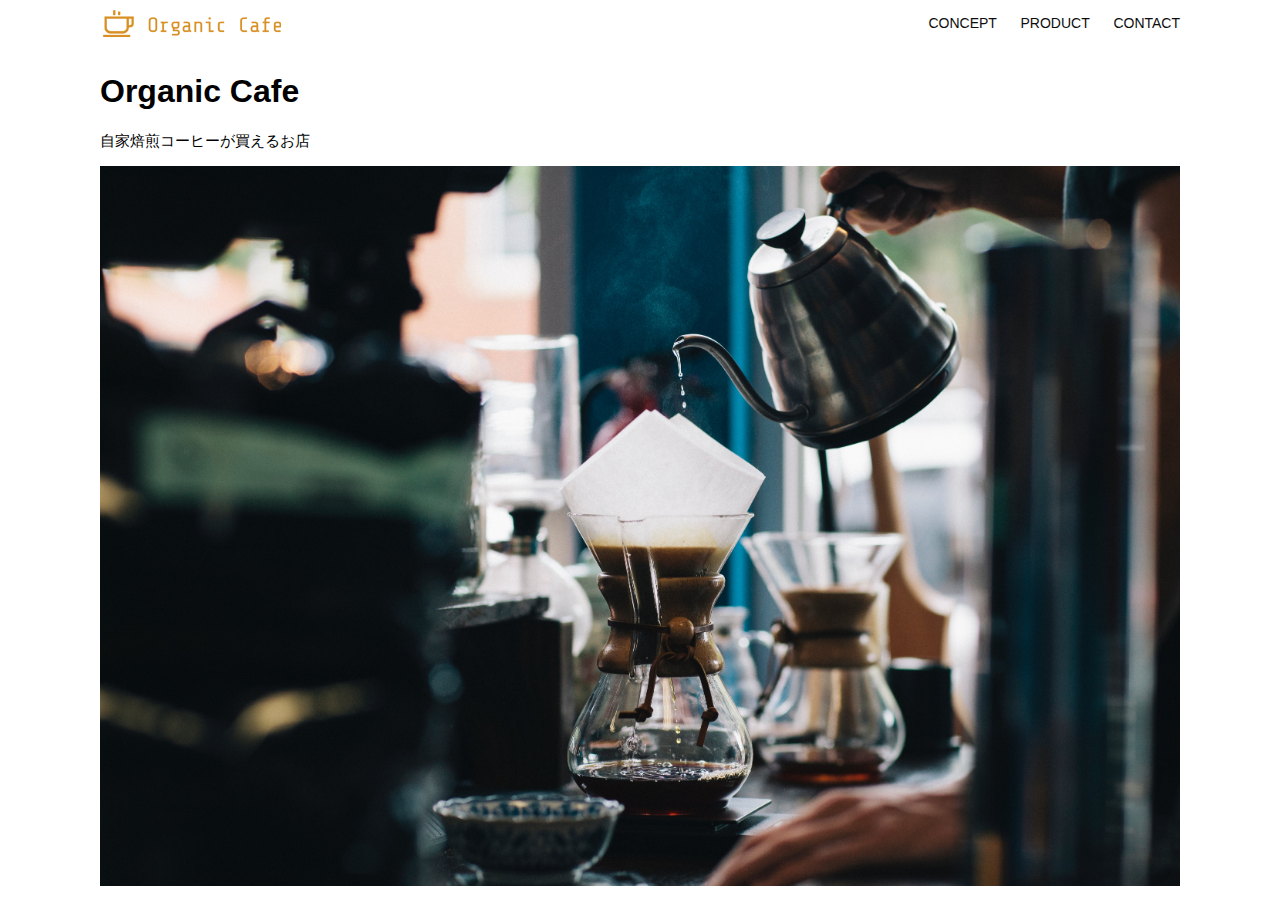
<file: kadai_013/index.html>
<!DOCTYPE html>
<html>
  <head>
    <title>Organic Cafe</title>
    <meta charset="UTF-8" />
    <meta
      name="description"
      content="自家焙煎のコーヒーがお家で楽しめるOrganic Cafe"
    />
    <meta name="viewport" content="width=device-width, initial-scale=1.0" />
    <link rel="stylesheet" href="style.css" />
  </head>
  <body>
    <!-- ヘッダー -->
    <header>
      <!-- ロゴ -->
      <a href="index.html" id="logo"
        ><img src="images/logo.png" alt="トップページに戻る"
      /></a>

      <!-- PC用ナビゲーション -->
      <nav id="nav-pc">
        <a href="index.html#concept">CONCEPT</a>
        <a href="index.html#product">PRODUCT</a>
        <a href="index.html#contact">CONTACT</a>
      </nav>

      <!-- スマホ用メニューボタン -->
      <img id="menu-sp" src="images/button-menu.png" alt="ナビゲーションを開く" onclick="document.getElementById('nav-sp').style.display = 'block'">
      <!-- スマホ用ナビゲーション -->
      <nav id="nav-sp">
        <img id="close" src="images/button-close.png" alt="ナビゲーションを閉じる" onclick="document.getElementById('nav-sp').style.display = 'none'">
        <a id="logo-sp" href="index.html" onclick="document.getElementById('nav-sp').style.display = 'none'">
          <img src="images/logo-sp.png" alt="トップページに戻る"></a>
        <a class="menu" href="index.html#concept" onclick="document.getElementById('nav-sp').style.display = 'none'">CONCEPT</a>
        <a class="menu" href="index.html#product" onclick="document.getElementById('nav-sp').style.display = 'none'">PRODUCT</a>
        <a class="menu" href="index.html#contact" onclick="document.getElementById('nav-sp').style.display = 'none'">CONTACT</a>
      </nav>
    </header>
    <main>
      <article>
        <!-- メインビジュアル -->
        <section id="main-visual">
          <div id="main-message">
            <h1>Organic Cafe</h1>
            <p>自家焙煎コーヒーが買えるお店</p>
          </div>
          <img
            src="images/main-image.jpg"
            alt="コーヒーをハンドドリップで淹れる画像"
          />
        </section>
      </article>
    </main>
  </body>
</html>
</file>
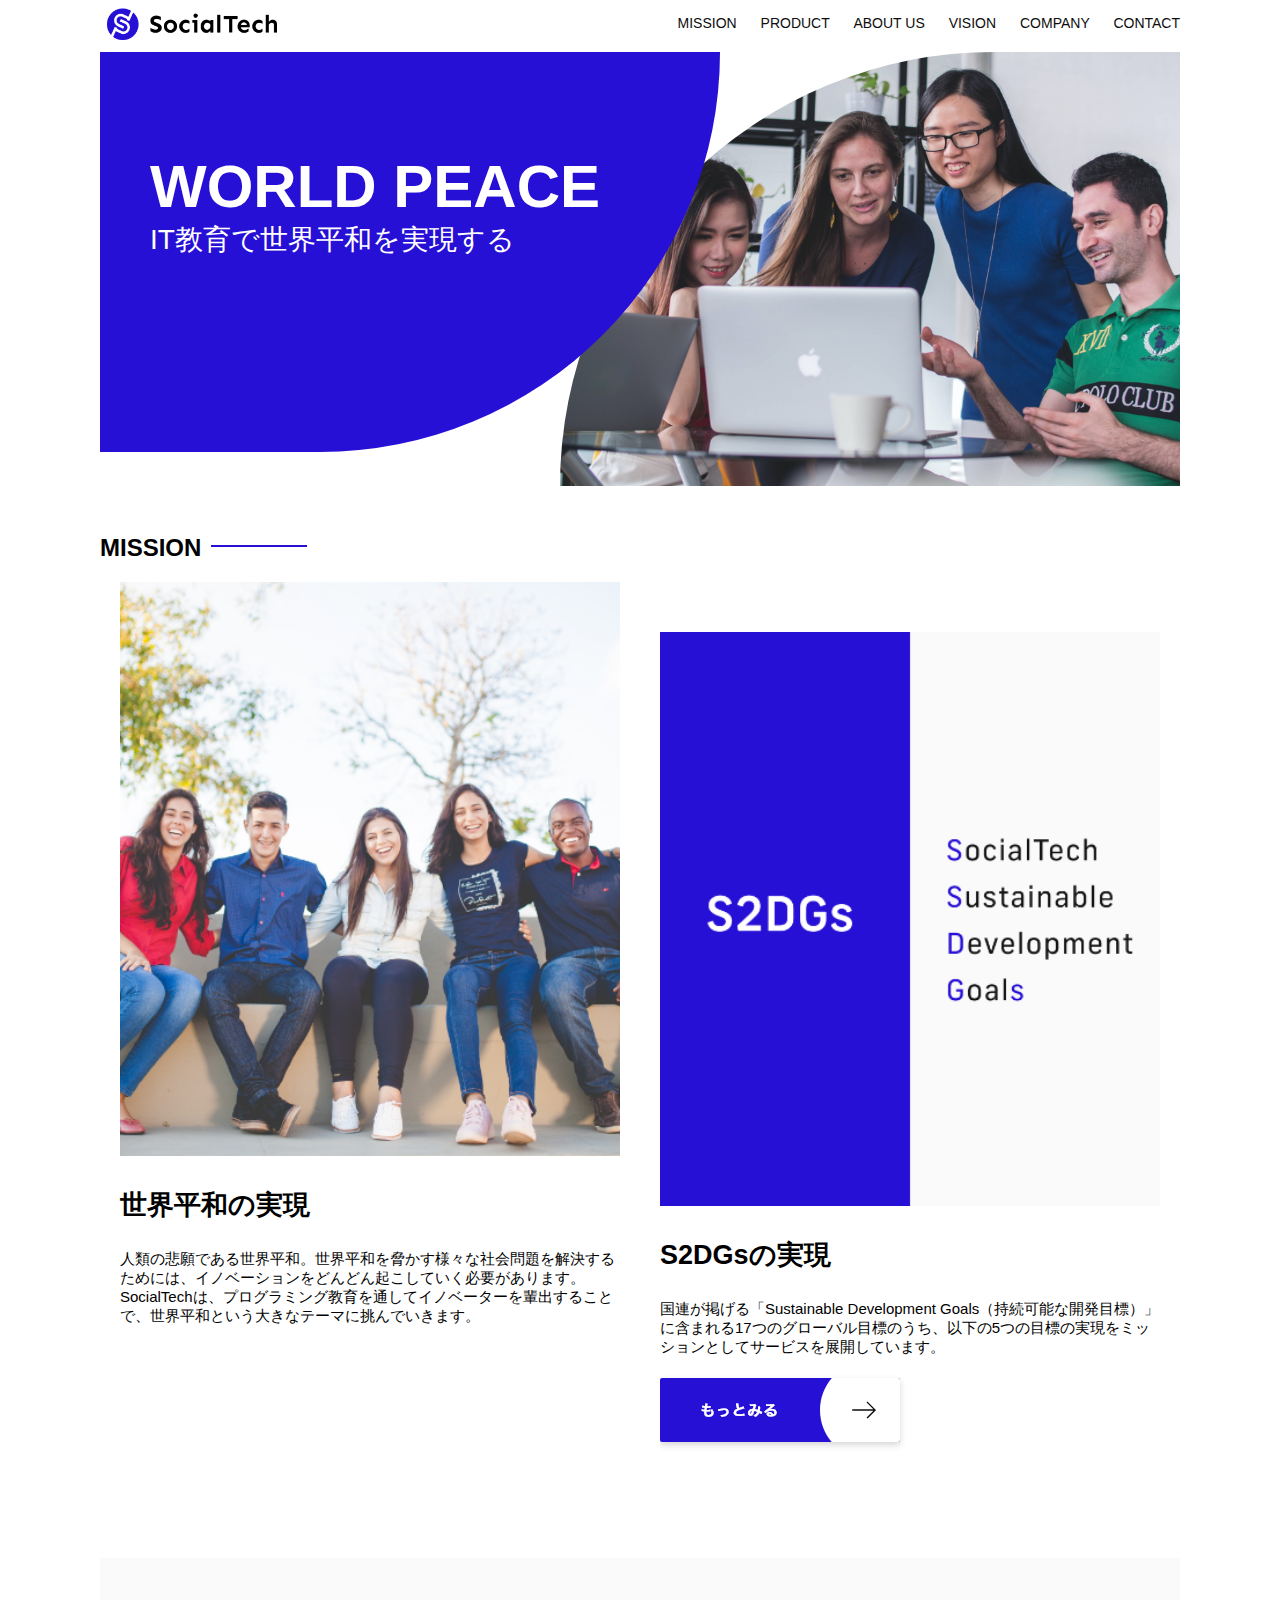
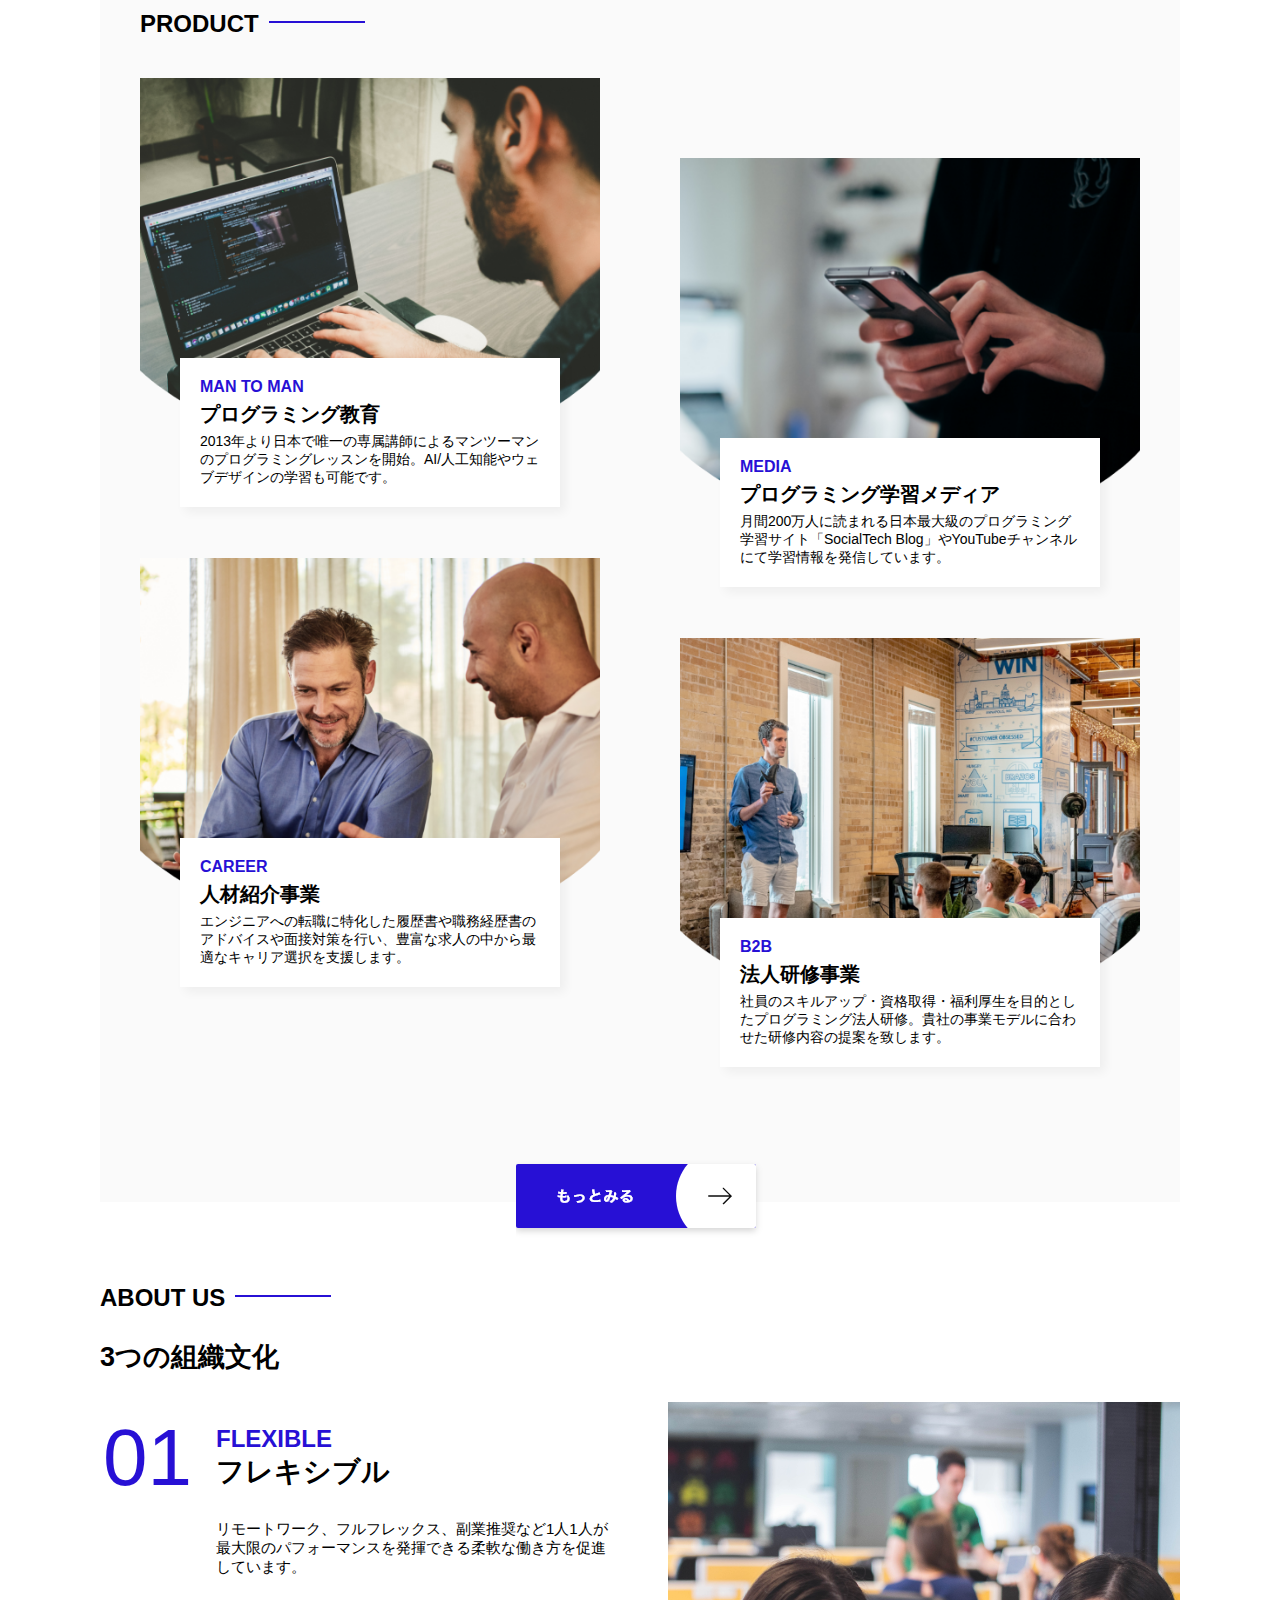
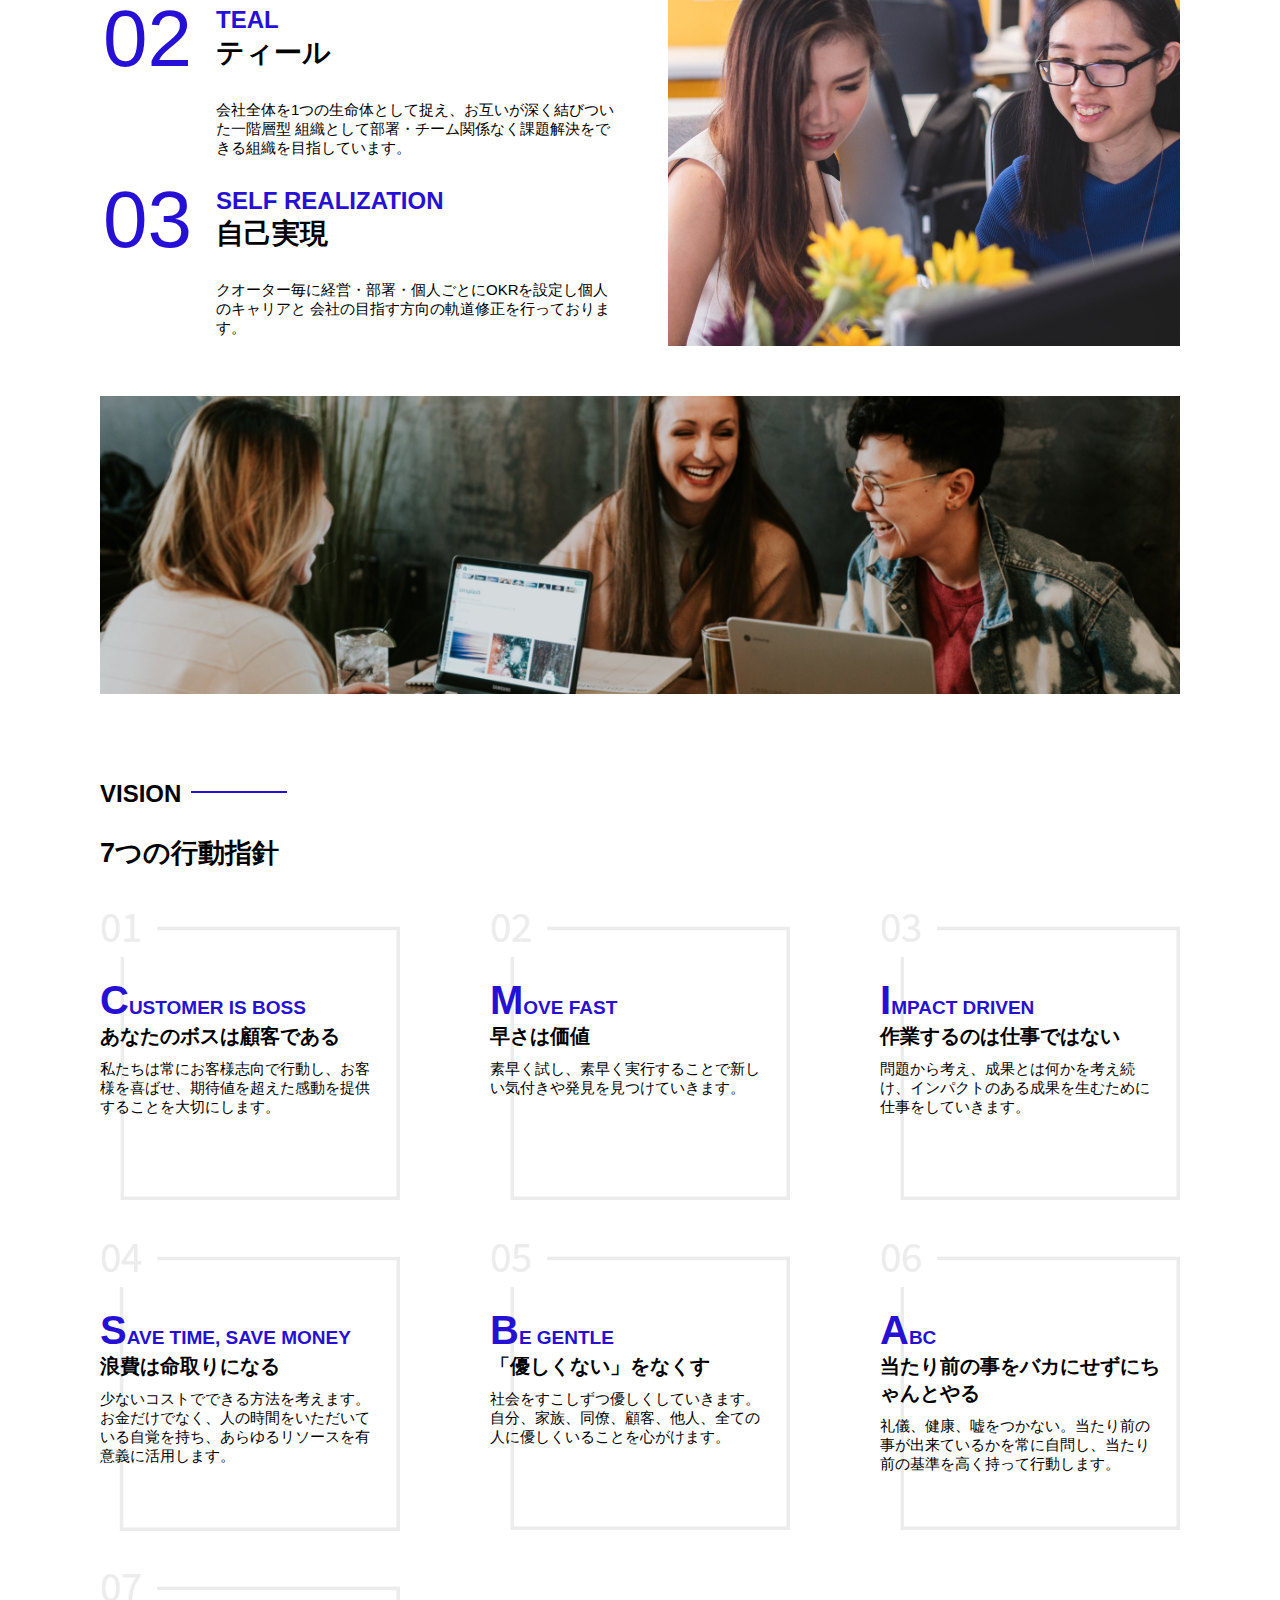
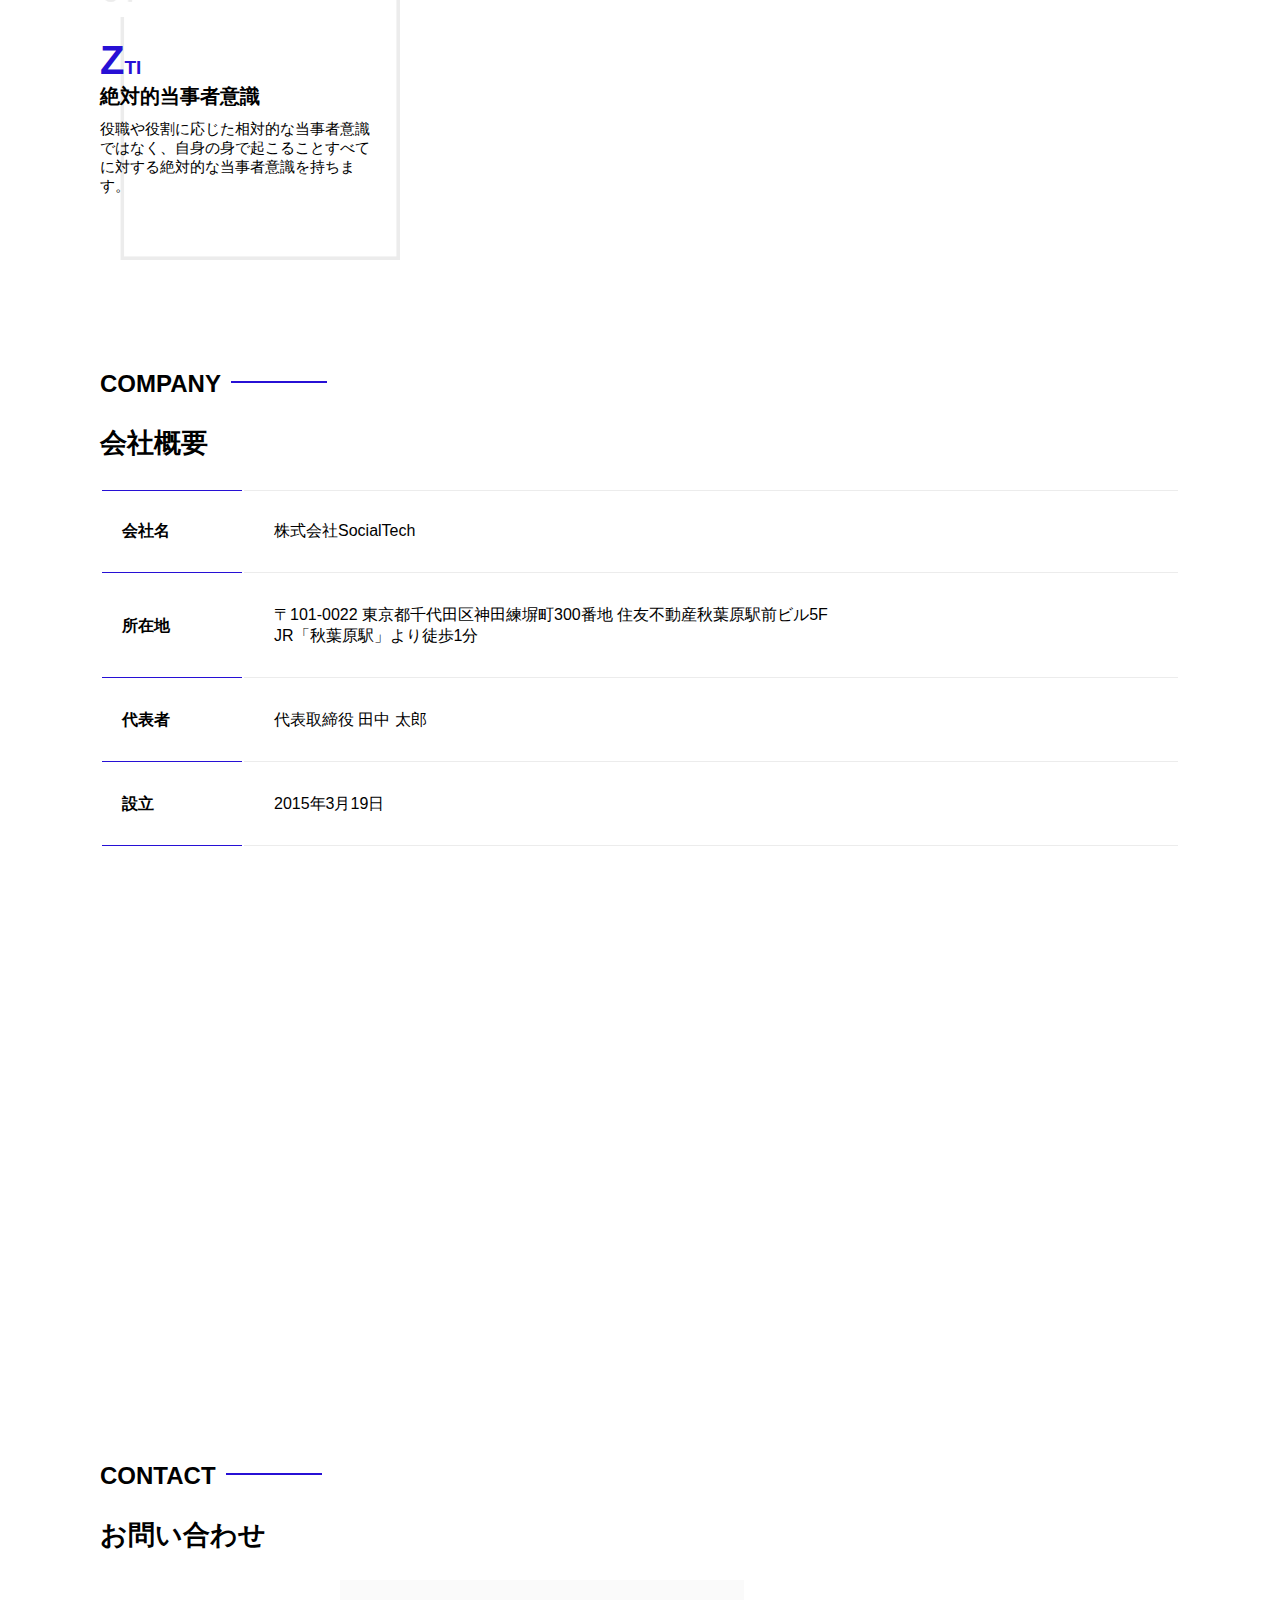
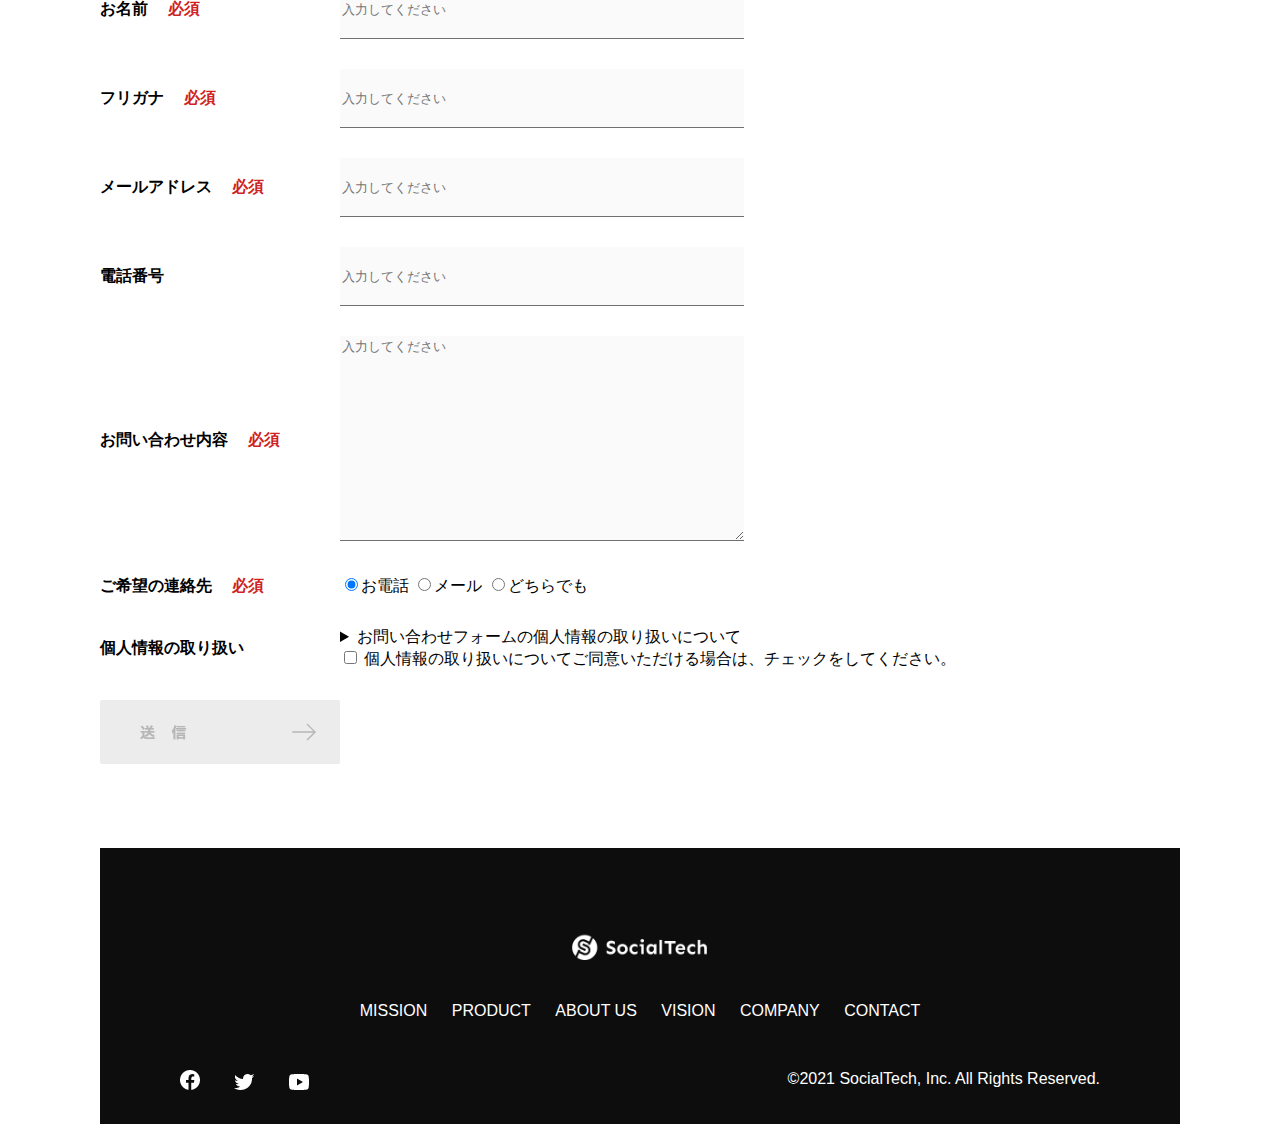
<file: kadai_tutorial_output/socialtech/index.html>
<!DOCTYPE html>
<html lang="ja">
<head>
  <title>SocialTech</title>
  <meta charset="UTF-8">
  <meta name="description" content="SocialTechはEdTech業界のリーディングカンパニーを目指します。">
  <meta name="viewport" content="width=device-width, initial-scale=1.0">
  <link rel="stylesheet" href="style.css">
</head>
<body>
  <!-- ヘッダー -->
  <header>
    <!-- ロゴ -->
    <a href="index.html" id="logo"><img src="images/logo.png" alt="トップページに戻る"></a>

    <!-- PC用ナビゲーション -->
    <nav id="nav-pc">
      <a href="mission.html">MISSION</a>
      <a href="product.html">PRODUCT</a>
      <a href="index.html#aboutus">ABOUT US</a>
      <a href="index.html#vision">VISION</a>
      <a href="index.html#company">COMPANY</a>
      <a href="index.html#contact">CONTACT</a>
    </nav>
    <!-- スマホ用メニューボタン -->
    <img id="menu-sp" src="images/button-menu.png" alt="ナビゲーションを開く" onclick="document.getElementById('nav-sp').style.display = 'block'">
    
    <!-- スマホ用ナビゲーション -->
    <nav id="nav-sp">
      <img id="close" src="images/button-close.png" alt="ナビゲーションを閉じる" onclick="document.getElementById('nav-sp').style.display = 'none'">
      <a id="logo-sp" href="index.html" onclick="document.getElementById('nav-sp').style.display = 'none'"><img
          src="images/logo-sp.png" alt="トップページに戻る"></a>
      <a class="menu" href="mission.html" onclick="document.getElementById('nav-sp').style.display = 'none'">MISSION</a>
      <a class="menu" href="product.html" onclick="document.getElementById('nav-sp').style.display = 'none'">PRODUCT</a>
      <a class="menu" href="index.html#aboutus" onclick="document.getElementById('nav-sp').style.display = 'none'">ABOUT
        US</a>
      <a class="menu" href="index.html#vision"
        onclick="document.getElementById('nav-sp').style.display = 'none'">VISION</a>
      <a class="menu" href="index.html#company"
        onclick="document.getElementById('nav-sp').style.display = 'none'">COMPANY</a>
      <a class="menu" href="index.html#contact"
        onclick="document.getElementById('nav-sp').style.display = 'none'">CONTACT</a>
      <div id="sns">
        <a href="https://www.facebook.com/sejuku2013"><img src="images/button-facebook.png" alt="Facebookのリンク"></a>
        <a href="https://twitter.com/samuraijuku"><img src="images/button-twitter.png" alt="Twitterのリンク"></a>
        <a href="https://www.youtube.com/channel/UCCFOQO5aDK0xXam4cUQXT8g"><img src="images/button-youtube.png" alt="YouTubeのリンク"></a>
      </div>
    </nav>
  
  </header>
  <main>
    <article>
      <!-- メインビジュアル -->
      <section id="main-visual">
        <div id="main-message">
          <h1>WORLD PEACE</h1>
          <p>IT教育で世界平和を実現する</p>
        </div>
        <img src="images/index/index-main.png" alt="PCの周りに集まる多国籍の仲間たち">
      </section>
      <!-- ミッション -->
      <section id="mission">
        <h2 class="index-h2">MISSION</h2>
        <div id="mission-flex">
          <div>
            <img id="mission-photo" src="images/index/index-mission.png" alt="屋外のベンチで写真を撮影する多国籍の仲間たち">
            <h3>世界平和の実現</h3>
            <p>人類の悲願である世界平和。世界平和を脅かす様々な社会問題を解決するためには、イノベーションをどんどん起こしていく必要があります。SocialTechは、プログラミング教育を通してイノベーターを輩出することで、世界平和という大きなテーマに挑んでいきます。
            </p>
          </div>
          <div>
            <img id="s2dgs" src="images/index/s2dgs.png" alt="S2DGs">
            <h3>S2DGsの実現</h3>
            <p>国連が掲げる「Sustainable Development Goals（持続可能な開発目標）」に含まれる17つのグローバル目標のうち、以下の5つの目標の実現をミッションとしてサービスを展開しています。
            </p>
            <a href="mission.html">
              <img src="images/button-more.png" alt="もっとみる">
            </a>
          </div>
        </div>
      </section>
      <!-- プロダクト -->
      <section id="product">
        <h2 class="index-h2">PRODUCT</h2>
        <div>
          <div id="product-left">
            <div>
              <img class="product-photo" src="images/index/index-mantoman.png" alt="PCでコードを書く男性">
              <div class="product-explain">
                <span>MAN TO MAN</span>
                <h3>プログラミング教育</h3>
                <p>2013年より日本で唯一の専属講師によるマンツーマンのプログラミングレッスンを開始。AI/人工知能やウェブデザインの学習も可能です。</p>
              </div>
            </div>
            <div>
              <img class="product-photo" src="images/index/index-career.png" alt="笑顔で話し合う2人の男性">
              <div class="product-explain">
                <span>CAREER</span>
                <h3>人材紹介事業</h3>
                <p>エンジニアへの転職に特化した履歴書や職務経歴書のアドバイスや面接対策を行い、豊富な求人の中から最適なキャリア選択を支援します。</p>
              </div>
            </div>
          </div>
          <div id="product-right">
            <div>
              <img class="product-photo" src="images/index/index-media.png" alt="スマートフォンを操作する人">
              <div class="product-explain">
                <span>MEDIA</span>
                <h3>プログラミング学習メディア</h3>
                <p>月間200万人に読まれる日本最大級のプログラミング学習サイト「SocialTech Blog」やYouTubeチャンネルにて学習情報を発信しています。</p>
              </div>
            </div>
            <div>
              <img class="product-photo" src="images/index/index-b2b.png" alt="講演中の男性とそれを聴く人々">
              <div class="product-explain">
                <span>B2B</span>
                <h3>法人研修事業</h3>
                <p>社員のスキルアップ・資格取得・福利厚生を目的としたプログラミング法人研修。貴社の事業モデルに合わせた研修内容の提案を致します。</p>
              </div>
            </div>
          </div>
        </div>
        <div>
          <a id="product-more" href="product.html">
            <img src="images/button-more.png" alt="もっとみる">
          </a>
        </div>
      </section>
      <!-- ABOUT US -->
      <section id="aboutus">
        <h2 class="index-h2">ABOUT US</h2>
        <h3>3つの組織文化</h3>
        <div>
          <table class="culture-table">
            <tr>
              <td>
                <span class="culture-num">01</span>
              </td>
              <td>
                <span class="culture-en">FLEXIBLE</span>
                <span class="culture-jp">フレキシブル</span>
              </td>
            </tr>
            <tr>
              <td>
                <!-- 空白のセル -->
              </td>
              <td>
                <p class="culture-description">
                  リモートワーク、フルフレックス、副業推奨など1人1人が最大限のパフォーマンスを発揮できる柔軟な働き方を促進しています。
                </p>
              </td>
            </tr>
            <tr>
              <td>
                <span class="culture-num">02</span>
              </td>
              <td>
                <span class="culture-en">TEAL</span>
                <span class="culture-jp">ティール</span>
              </td>
            </tr>
            <tr>
              <td>
                <!-- 空白のセル -->
              </td>
              <td>
                <p class="culture-description">
                  会社全体を1つの生命体として捉え、お互いが深く結びついた一階層型
                  組織として部署・チーム関係なく課題解決をできる組織を目指しています。
                </p>
              </td>
            </tr>
            <tr>
              <td>
                <span class="culture-num">03</span>
              </td>
              <td>
                <span class="culture-en">SELF REALIZATION</span>
                <span class="culture-jp">自己実現</span>
              </td>
            </tr>
            <tr>
              <td>
                <!-- 空白のセル -->
              </td>
              <td>
                <p class="culture-description">
                  クオーター毎に経営・部署・個人ごとにOKRを設定し個人のキャリアと
                  会社の目指す方向の軌道修正を行っております。
                </p>
              </td>
            </tr>
          </table>
          <img class="culture-img" src="images/index/index-aboutus1.png" alt="笑顔で話し合う2人の女性">
        </div>
        <img class="culture-img2" src="images/index/index-aboutus2.png" alt="笑顔で話し合う3人の男女">
      </section>
      <!-- VISION -->
      <section id="vision">
        <h2 class="index-h2">VISION</h2>
        <h3>7つの行動指針</h3>
        <div>
          <div class="vision-box">
            <img src="images/index/vision-01.png" alt="01">
            <span>
              <h4>CUSTOMER IS BOSS</h4>
              <h5>あなたのボスは顧客である</h5>
              <p>私たちは常にお客様志向で行動し、お客様を喜ばせ、期待値を超えた感動を提供することを大切にします。</p>
            </span>
          </div>
          <div class="vision-box">
            <img src="images/index/vision-02.png" alt="02">
            <span>
              <h4>MOVE FAST</h4>
              <h5>早さは価値</h5>
              <p>素早く試し、素早く実行することで新しい気付きや発見を見つけていきます。</p>
            </span>
          </div>
          <div class="vision-box">
            <img src="images/index/vision-03.png" alt="03">
            <span>
              <h4>IMPACT DRIVEN</h4>
              <h5>作業するのは仕事ではない</h5>
              <p>問題から考え、成果とは何かを考え続け、インパクトのある成果を生むために仕事をしていきます。</p>
            </span>
          </div>
          <div class="vision-box">
            <img src="images/index/vision-04.png" alt="04">
            <span>
              <h4>SAVE TIME, SAVE MONEY</h4>
              <h5>浪費は命取りになる</h5>
              <p>少ないコストでできる方法を考えます。お金だけでなく、人の時間をいただいている自覚を持ち、あらゆるリソースを有意義に活用します。</p>
            </span>
          </div>
          <div class="vision-box">
            <img src="images/index/vision-05.png" alt="05">
            <span>
              <h4>BE GENTLE</h4>
              <h5>「優しくない」をなくす</h5>
              <p>社会をすこしずつ優しくしていきます。自分、家族、同僚、顧客、他人、全ての人に優しくいることを心がけます。</p>
            </span>
          </div>
          <div class="vision-box">
            <img src="images/index/vision-06.png" alt="06">
            <span>
              <h4>ABC</h4>
              <h5>当たり前の事をバカにせずにちゃんとやる</h5>
              <p>礼儀、健康、嘘をつかない。当たり前の事が出来ているかを常に自問し、当たり前の基準を高く持って行動します。</p>
            </span>
          </div>
          <div class="vision-box">
            <img src="images/index/vision-07.png" alt="07">
            <span>
              <h4>ZTI</h4>
              <h5>絶対的当事者意識</h5>
              <p>役職や役割に応じた相対的な当事者意識ではなく、自身の身で起こることすべてに対する絶対的な当事者意識を持ちます。</p>
            </span>
          </div>
        </div>
      </section>
      <!-- COMPANY -->
      <section id="company">
        <h2 class="index-h2">COMPANY</h2>
        <h3>会社概要</h3>
        <table id="company-table">
          <tr>
            <th class="tableheader-first">会社名</th>
            <td class="cell-first">株式会社SocialTech</td>
          </tr>
          <tr>
            <th class="tableheader">所在地</th>
            <td class="cell">〒101-0022 東京都千代田区神田練塀町300番地 住友不動産秋葉原駅前ビル5F<br>JR「秋葉原駅」より徒歩1分</td>
          </tr>
          <tr>
            <th class="tableheader">代表者</th>
            <td class="cell">代表取締役 田中 太郎</td>
          </tr>
          <tr>
            <th class="tableheader">設立</th>
            <td class="cell">2015年3月19日</td>
          </tr>
        </table>
        <iframe 
          src="https://www.google.com/maps/embed?pb=!1m18!1m12!1m3!1d3240.068855133681!2d139.77207767578852!3d35.69992317258122!2m3!1f0!2f0!3f0!3m2!1i1024!2i768!4f13.1!3m3!1m2!1s0x60188fee13660e23%3A0x77137876edf742ac!2z5L2P5Y-L5LiN5YuV55Sj56eL6JGJ5Y6f6aeF5YmN44OT44Or!5e0!3m2!1sja!2sjp!4v1716559674076!5m2!1sja!2sjp" width="600" height="450" 
          style="border:0;" allowfullscreen="" loading="lazy" referrerpolicy="no-referrer-when-downgrade">
        </iframe>
      </section>

      <!-- お問い合わせフォーム -->
      <section id="contact">
        <h2 class="index-h2">CONTACT</h2>
        <h3>お問い合わせ</h3>
        <form>
          <div>
            <div class="contact-heading">
              <label class="contact-label">お名前<span class="contact-span">必須</span></label>
            </div>
            <div>
              <input type="text" name="name" placeholder="入力してください" class="contact-textbox">
            </div>
          </div>
          <div>
            <div class="contact-heading">
              <label class="contact-label">フリガナ<span class="contact-span">必須</span></label>
            </div>
            <div>
              <input type="text" name="hurigana" placeholder="入力してください" class="contact-textbox">
            </div>
          </div>
          <div>
            <div class="contact-heading">
              <label class="contact-label">メールアドレス<span class="contact-span">必須</span></label>
            </div>
            <div>
              <input type="text" name="email" placeholder="入力してください" class="contact-textbox">
            </div>
          </div>
          <div>
            <div class="contact-heading">
              <label class="contact-label">電話番号</label>
            </div>
            <div>
              <input type="text" name="tel" placeholder="入力してください" class="contact-textbox">
            </div>
          </div>
          <div>
            <div class="contact-heading">
              <label class="contact-label">お問い合わせ内容<span class="contact-span">必須</span></label>
            </div>
            <div>
              <textarea class="contact-textarea" placeholder="入力してください" name="message"></textarea>
            </div>
          </div>
          <div>
            <div class="contact-heading">
              <label class="contact-label">ご希望の連絡先<span class="contact-span">必須</span></label>
            </div>
            <div>
              <input class="radiobutton" type="radio" value="tel" name="contact" checked><label>お電話</label>
              <input class="radiobutton" type="radio" value="mail" name="contact"><label>メール</label>
              <input class="radiobutton" type="radio" value="both" name="contact"><label>どちらでも</label>
            </div>
          </div>
          <div>
            <div class="contact-heading">
              <label class="contact-label">個人情報の取り扱い</label>
            </div>
            <div>
              <details>
                <summary>お問い合わせフォームの個人情報の取り扱いについて</summary>
                <div>
                  <span>１．組織の名称又は氏名</span><br>
                  株式会社SocialTech<br><br>
                  <span>２．個人情報保護管理者（若しくはその代理人）の氏名又は職名、所属及び連絡先
                    鈴木 一郎 コーポレート部</span><br>
                  メールアドレス：samurai@example.com<br>
                  TEL：03-1234-5678<br>
                  <span>３．個人情報の利用目的</span><br>
                  ・本サービス及び本サービスに関連する情報の提供又はそれらに関する連絡のため<br>
                  ・ユーザーの本人確認のため<br>
                  ・当社サービスのご案内のため<br>
                  ・当社の商品等の広告または宣伝（電子メールによるものを含むものとします。）<br><br>
                  <span>４．個人情報の取り扱い業務の委託</span><br>
                  個人情報の取扱業務の全部または一部を外部に業務委託する場合があります。<br>
                  その際、弊社は、個人情報を適切に保護できる管理体制を敷き実行していることを条件として<br>
                  委託先を厳選したうえで、機密保持契約を委託先と締結し、お客様の個人情報を厳密に管理させます。<br><br>
                  <span>５．個人情報の開示等の請求</span><br>
                  お客様は、弊社に対してご自身の個人情報の開示等（利用目的の通知、開示、内容の訂正・追加・削除、利用の停止または消去、第三者への提供の停止）に関して、当社問合わせ窓口に申し出ることができます。<br>
                  その際、弊社はお客様ご本人を確認させていただいたうえで、合理的な期間内に対応いたします。<br><br>
                  なお、個人情報に関する弊社問合わせ先は、次の通りです。<br><br>
                  株式会社SocialTech　個人情報問合せ窓口<br>
                  〒101-0022 東京都千代田区神田練塀町300番地 住友不動産秋葉原駅前ビル5F<br>
                  メールアドレス：samurai@example.com　TEL：03-1234-5678<br><br>
                  <span>６．個人情報を提供されることの任意性について</span><br><br>
                  お客様がご自身の個人情報を弊社に提供されるか否かは、お客様のご判断によりますが、もしご提供されない場合には、適切なサービスが提供できない場合がありますので予めご了承ください。
                </div>
              </details>
              <input type="checkbox" name="agree">
              <span>個人情報の取り扱いについてご同意いただける場合は、チェックをしてください。</span>
            </div>
          </div>
          <input type="image" src="images/button-submit.png" alt="送信する">
        </form>
      </section>
    </article>
    <footer>
      <div id="footer-logo">
        <img src="images/logo-sp.png" alt="SocialTech">
      </div>
      <div id="footer-link">
        <a href="mission.html">MISSION</a>
        <a href="product.html">PRODUCT</a>
        <a href="index.html#aboutus">ABOUT US</a>
        <a href="index.html#vision">VISION</a>
        <a href="index.html#company">COMPANY</a>
        <a href="index.html#contact">CONTACT</a>
      </div>
      <div id="sns-footer">
        <a href="https://www.facebook.com/sejuku2013"><img src="images/button-facebook.png" alt="Facebookのリンク"></a>
        <a href="https://twitter.com/samuraijuku"><img src="images/button-twitter.png" alt="Twitterのリンク"></a>
        <a href="https://www.youtube.com/channel/UCCFOQO5aDK0xXam4cUQXT8g"><img src="images/button-youtube.png" alt="YouTubeのリンク"></a>
        <span id="copyright">&copy;2021 SocialTech, Inc. All Rights Reserved. </span>
      </div>
    </footer>
  </main>    
</body>
</html>
</file>
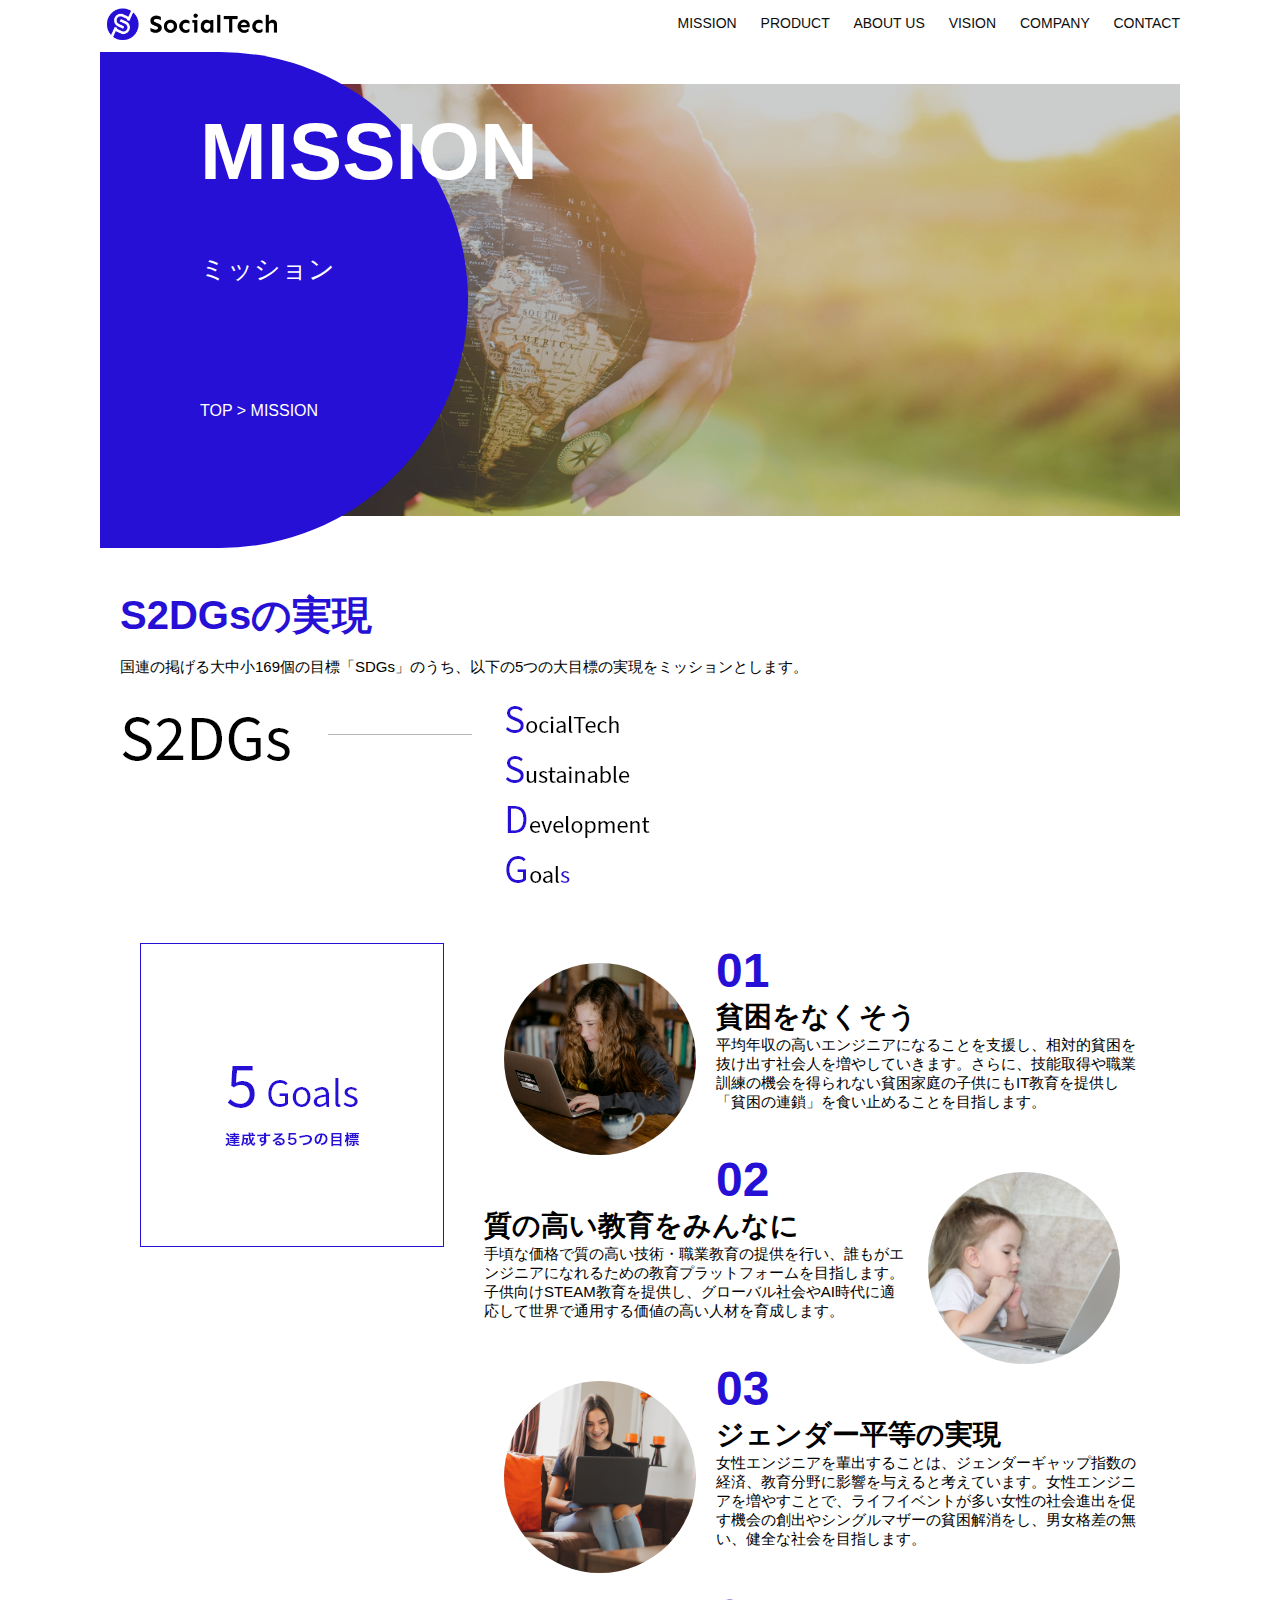
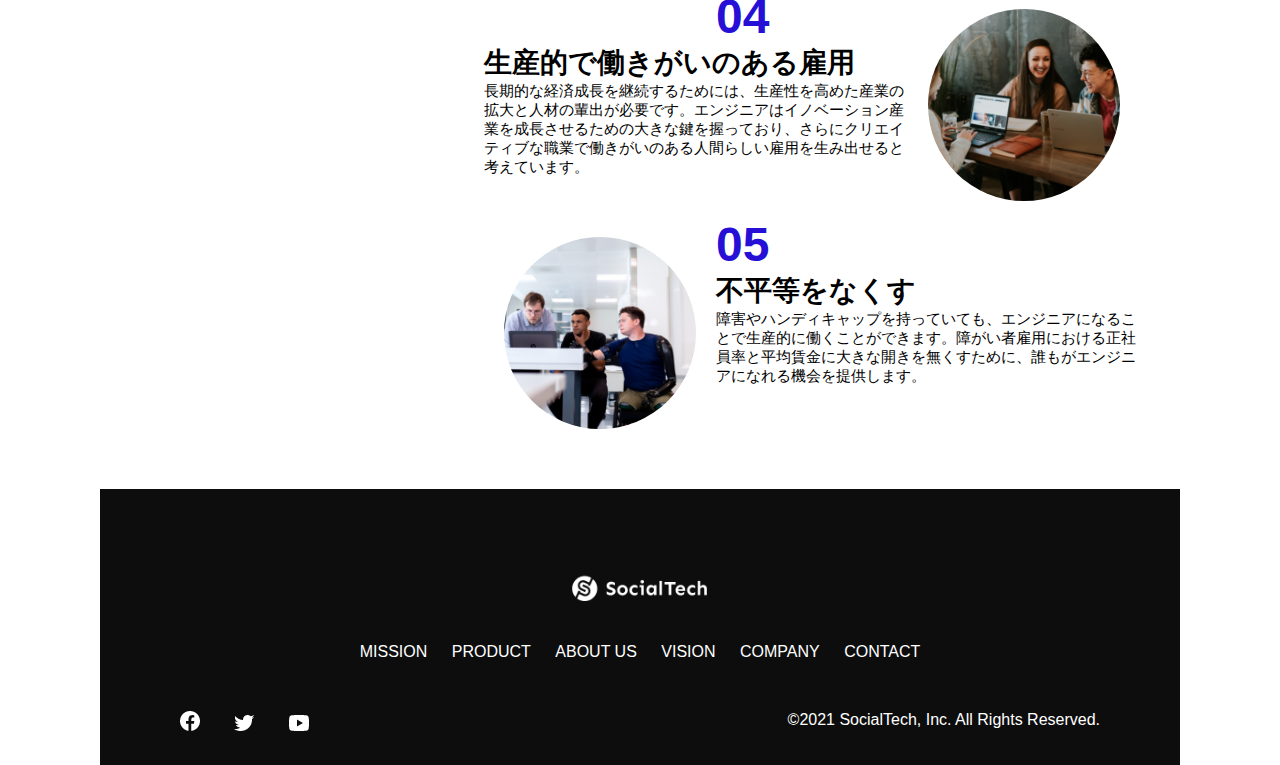
<file: kadai_tutorial_output/socialtech/mission.html>
<!DOCTYPE html>
<html lang="ja">
<head>
  <title>SocialTech - MISSION ミッション -</title>
  <meta charset="UTF-8">
  <meta name="description" content="SocialTechが目指す5つの目標（S2DGs）を紹介します">
  <meta name="viewport" content="width=device-width, initial-scale=1.0">
  <link rel="stylesheet" href="style.css">
</head>
<body>
  <!-- ヘッダー -->
  <header>
    <!-- ロゴ -->
    <a href="index.html" id="logo"><img src="images/logo.png" alt="トップページに戻る"></a>

    <!-- PC用ナビゲーション -->
    <nav id="nav-pc">
      <a href="mission.html">MISSION</a>
      <a href="product.html">PRODUCT</a>
      <a href="index.html#aboutus">ABOUT US</a>
      <a href="index.html#vision">VISION</a>
      <a href="index.html#company">COMPANY</a>
      <a href="index.html#contact">CONTACT</a>
    </nav>
    <!-- スマホ用メニューボタン -->
    <img id="menu-sp" src="images/button-menu.png" alt="ナビゲーションを開く" onclick="document.getElementById('nav-sp').style.display = 'block'">
    
    <!-- スマホ用ナビゲーション -->
    <nav id="nav-sp">
      <img id="close" src="images/button-close.png" alt="ナビゲーションを閉じる" onclick="document.getElementById('nav-sp').style.display = 'none'">
      <a id="logo-sp" href="index.html" onclick="document.getElementById('nav-sp').style.display = 'none'"><img
          src="images/logo-sp.png" alt="トップページに戻る"></a>
      <a class="menu" href="mission.html" onclick="document.getElementById('nav-sp').style.display = 'none'">MISSION</a>
      <a class="menu" href="product.html" onclick="document.getElementById('nav-sp').style.display = 'none'">PRODUCT</a>
      <a class="menu" href="index.html#aboutus" onclick="document.getElementById('nav-sp').style.display = 'none'">ABOUT
        US</a>
      <a class="menu" href="index.html#vision"
        onclick="document.getElementById('nav-sp').style.display = 'none'">VISION</a>
      <a class="menu" href="index.html#company"
        onclick="document.getElementById('nav-sp').style.display = 'none'">COMPANY</a>
      <a class="menu" href="index.html#contact"
        onclick="document.getElementById('nav-sp').style.display = 'none'">CONTACT</a>
      <div id="sns">
        <a href="https://www.facebook.com/sejuku2013"><img src="images/button-facebook.png" alt="Facebookのリンク"></a>
        <a href="https://twitter.com/samuraijuku"><img src="images/button-twitter.png" alt="Twitterのリンク"></a>
        <a href="https://www.youtube.com/channel/UCCFOQO5aDK0xXam4cUQXT8g"><img src="images/button-youtube.png" alt="YouTubeのリンク"></a>
      </div>
    </nav>
  
  </header>
  <main>
    <article>
      <section id="mission-main">
        <div id="mission-title">
          <h1>MISSION</h1>
          <span>ミッション</span>
          <div>TOP > MISSION</div>
        </div>
      </section>
      <section id="mission-s2dgs">
        <h2 class="mission-h2">S2DGsの実現</h2>
        <p>国連の掲げる大中小169個の目標「SDGs」のうち、以下の5つの大目標の実現をミッションとします。</p>
        <img src="images/mission/mission-s2dgs.png" alt="S2DGs">
      </section>
      <section id="mission-5goals">
        <div>
          <img id="s2dgs-image" src="images/mission/mission-5goals.png" alt="5Goals">
        </div>
        <div>
          <div>
            <img class="fivegoals-image-left" src="images/mission/mission-5goals01.png" alt="PCを操作する女の子">
            <span class="fivegoals-number">01</span>
            <h3 class="fivegoals-h3">貧困をなくそう</h3>
            <p class="fivegoals-p">
              平均年収の高いエンジニアになることを支援し、相対的貧困を抜け出す社会人を増やしていきます。さらに、技能取得や職業訓練の機会を得られない貧困家庭の子供にもIT教育を提供し「貧困の連鎖」を食い止めることを目指します。
            </p>
          </div>
          <div>
            <img class="fivegoals-image-right" src="images/mission/mission-5goals02.png" alt="PCを見つめる小さい女の子">
            <span class="fivegoals-number">02</span>
            <h3 class="fivegoals-h3">質の高い教育をみんなに</h3>
            <p class="fivegoals-p">
              手頃な価格で質の高い技術・職業教育の提供を行い、誰もがエンジニアになれるための教育プラットフォームを目指します。子供向けSTEAM教育を提供し、グローバル社会やAI時代に適応して世界で通用する価値の高い人材を育成します。
            </p>
          </div>
          <div>
            <img class="fivegoals-image-left" src="images/mission/mission-5goals03.png" alt="PCを操作する女性">
            <span class="fivegoals-number">03</span>
            <h3 class="fivegoals-h3">ジェンダー平等の実現</h3>
            <p class="fivegoals-p">
              女性エンジニアを輩出することは、ジェンダーギャップ指数の経済、教育分野に影響を与えると考えています。女性エンジニアを増やすことで、ライフイベントが多い女性の社会進出を促す機会の創出やシングルマザーの貧困解消をし、男女格差の無い、健全な社会を目指します。
            </p>
          </div>
          <div>
            <img class="fivegoals-image-right" src="images/mission/mission-5goals04.png" alt="笑顔で話し合う3人の男女">
            <span class="fivegoals-number">04</span>
            <h3 class="fivegoals-h3">生産的で働きがいのある雇用</h3>
            <p class="fivegoals-p">
              長期的な経済成長を継続するためには、生産性を高めた産業の拡大と人材の輩出が必要です。エンジニアはイノベーション産業を成長させるための大きな鍵を握っており、さらにクリエイティブな職業で働きがいのある人間らしい雇用を生み出せると考えています。
            </p>
          </div>
          <div>
            <img class="fivegoals-image-left" src="images/mission/mission-5goals05.png" alt="障害を持つ男性が生き生きと働く様子">
            <span class="fivegoals-number">05</span>
            <h3 class="fivegoals-h3">不平等をなくす</h3>
            <p class="fivegoals-p">
              障害やハンディキャップを持っていても、エンジニアになることで生産的に働くことができます。障がい者雇用における正社員率と平均賃金に大きな開きを無くすために、誰もがエンジニアになれる機会を提供します。
            </p>
          </div>
        </div>
      </section>
    </article>
    <footer>
      <div id="footer-logo">
        <img src="images/logo-sp.png" alt="SocialTech">
      </div>
      <div id="footer-link">
        <a href="mission.html">MISSION</a>
        <a href="product.html">PRODUCT</a>
        <a href="index.html#aboutus">ABOUT US</a>
        <a href="index.html#vision">VISION</a>
        <a href="index.html#company">COMPANY</a>
        <a href="index.html#contact">CONTACT</a>
      </div>
      <div id="sns-footer">
        <a href="https://www.facebook.com/sejuku2013"><img src="images/button-facebook.png" alt="Facebookのリンク"></a>
        <a href="https://twitter.com/samuraijuku"><img src="images/button-twitter.png" alt="Twitterのリンク"></a>
        <a href="https://www.youtube.com/channel/UCCFOQO5aDK0xXam4cUQXT8g"><img src="images/button-youtube.png" alt="YouTubeのリンク"></a>
        <span id="copyright">&copy;2021 SocialTech, Inc. All Rights Reserved. </span>
      </div>
    </footer>
  </main>    
</body>
</html>
</file>
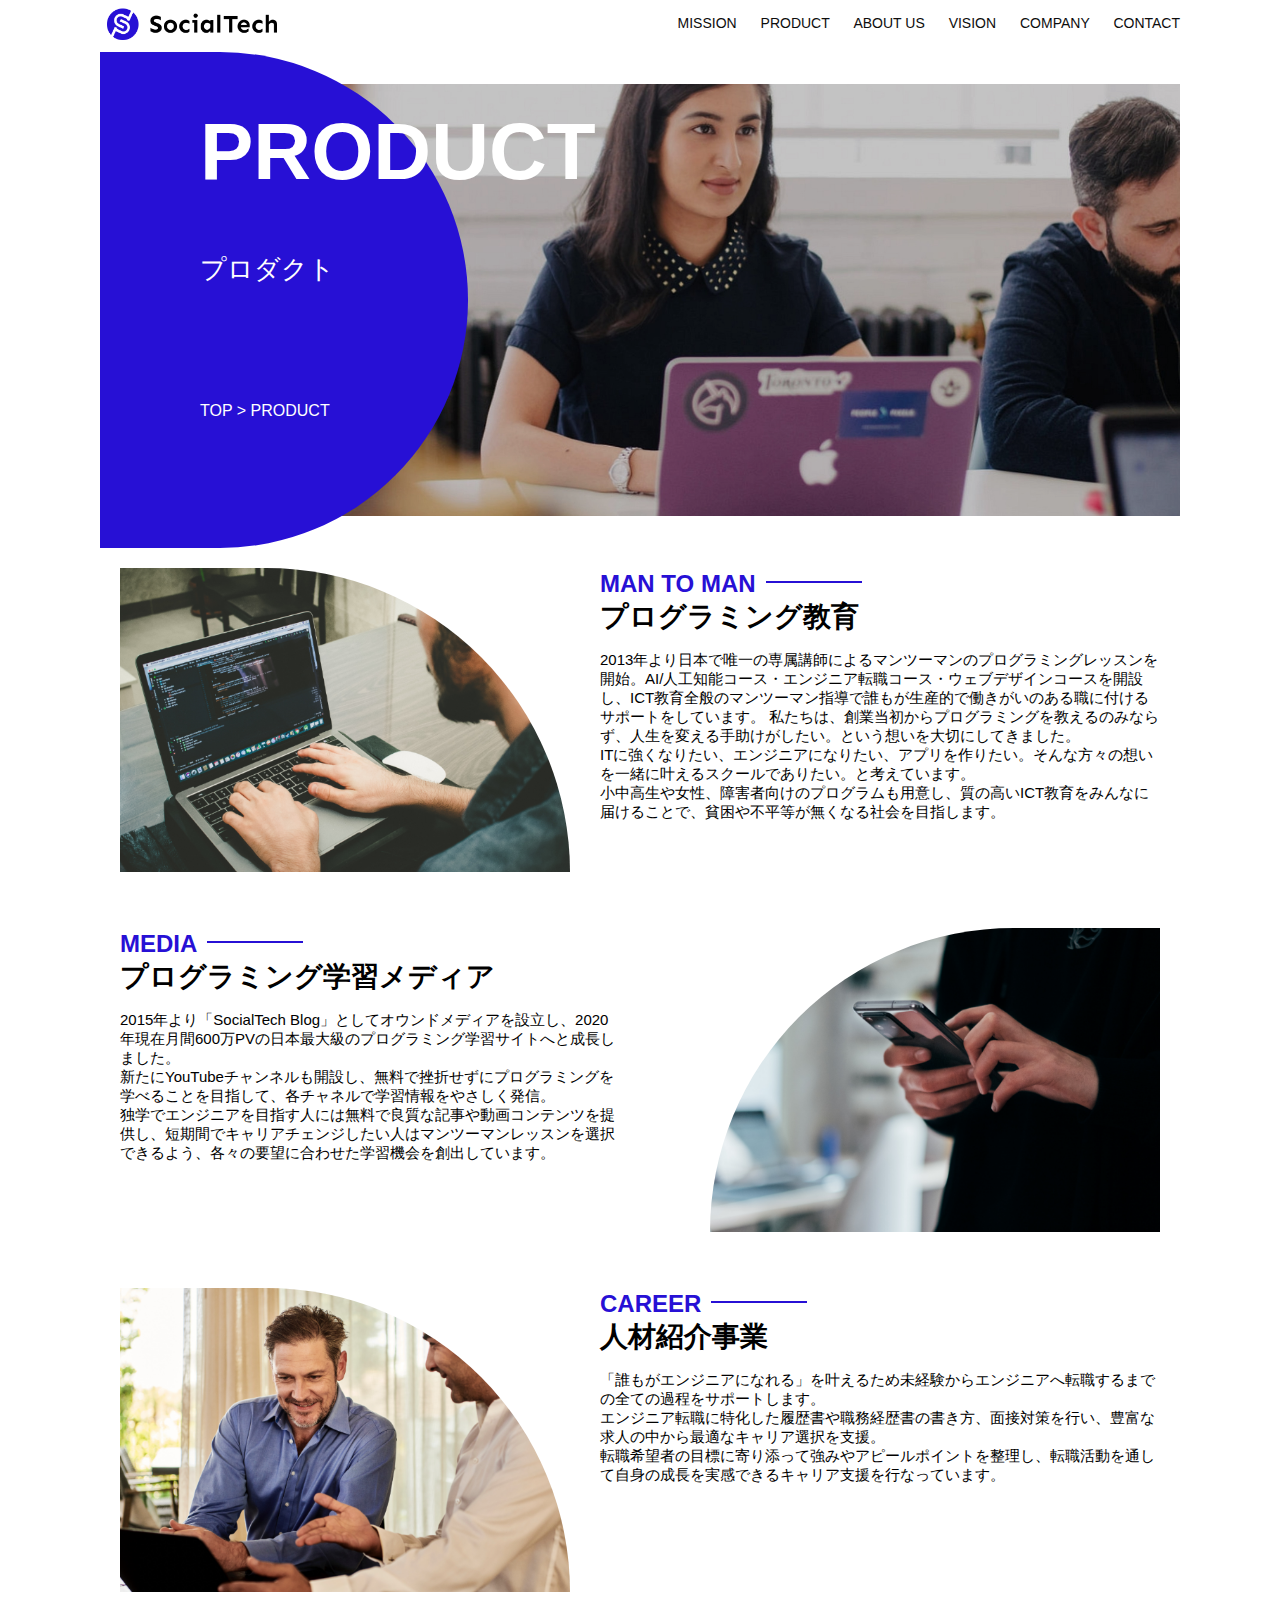
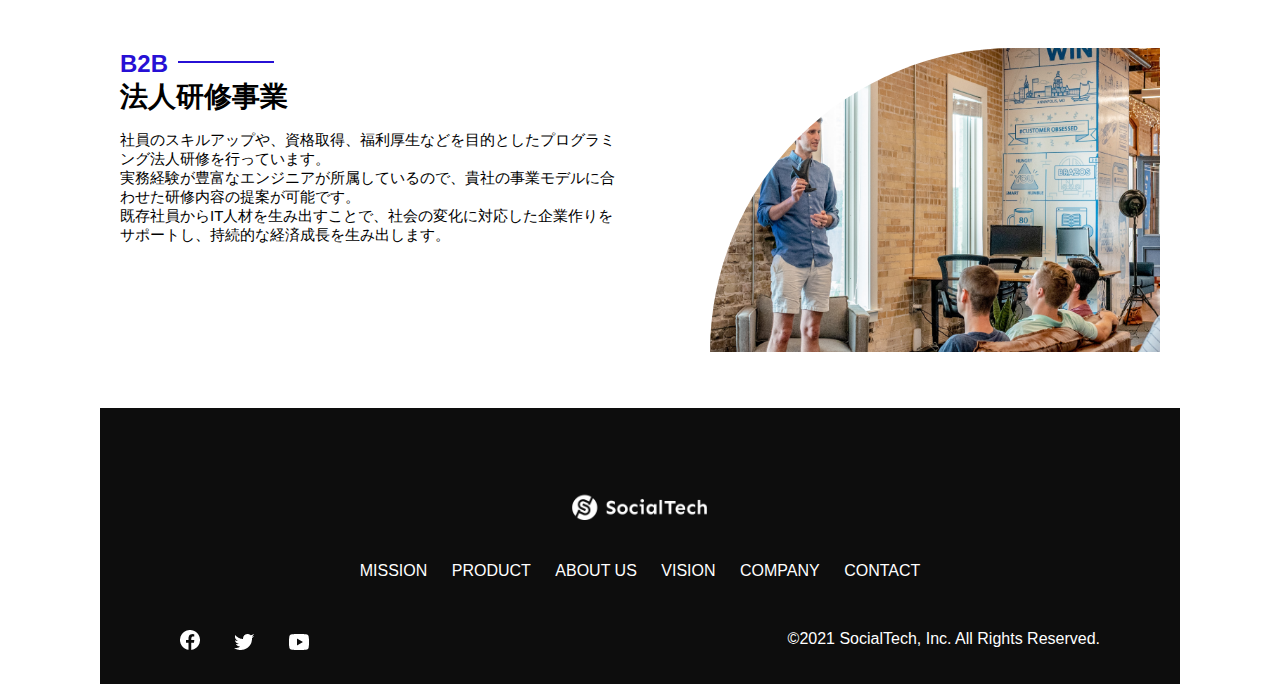
<file: kadai_tutorial_output/socialtech/product.html>
<!DOCTYPE html>
<html lang="ja">
<head>
  <title>SocialTech -PRODUCT プロダクト-</title>
  <meta charset="UTF-8">
  <meta name="description" content="SocialTechの4つのプロダクトを紹介します">
  <meta name="viewport" content="width=device-width, initial-scale=1.0">
  <link rel="stylesheet" href="style.css">
</head>
<body>
  <!-- ヘッダー -->
  <header>
    <!-- ロゴ -->
    <a href="index.html" id="logo"><img src="images/logo.png" alt="トップページに戻る"></a>

    <!-- PC用ナビゲーション -->
    <nav id="nav-pc">
      <a href="mission.html">MISSION</a>
      <a href="product.html">PRODUCT</a>
      <a href="index.html#aboutus">ABOUT US</a>
      <a href="index.html#vision">VISION</a>
      <a href="index.html#company">COMPANY</a>
      <a href="index.html#contact">CONTACT</a>
    </nav>
    <!-- スマホ用メニューボタン -->
    <img id="menu-sp" src="images/button-menu.png" alt="ナビゲーションを開く" onclick="document.getElementById('nav-sp').style.display = 'block'">
    
    <!-- スマホ用ナビゲーション -->
    <nav id="nav-sp">
      <img id="close" src="images/button-close.png" alt="ナビゲーションを閉じる" onclick="document.getElementById('nav-sp').style.display = 'none'">
      <a id="logo-sp" href="index.html" onclick="document.getElementById('nav-sp').style.display = 'none'"><img
          src="images/logo-sp.png" alt="トップページに戻る"></a>
      <a class="menu" href="mission.html" onclick="document.getElementById('nav-sp').style.display = 'none'">MISSION</a>
      <a class="menu" href="product.html" onclick="document.getElementById('nav-sp').style.display = 'none'">PRODUCT</a>
      <a class="menu" href="index.html#aboutus" onclick="document.getElementById('nav-sp').style.display = 'none'">ABOUT
        US</a>
      <a class="menu" href="index.html#vision"
        onclick="document.getElementById('nav-sp').style.display = 'none'">VISION</a>
      <a class="menu" href="index.html#company"
        onclick="document.getElementById('nav-sp').style.display = 'none'">COMPANY</a>
      <a class="menu" href="index.html#contact"
        onclick="document.getElementById('nav-sp').style.display = 'none'">CONTACT</a>
      <div id="sns">
        <a href="https://www.facebook.com/sejuku2013"><img src="images/button-facebook.png" alt="Facebookのリンク"></a>
        <a href="https://twitter.com/samuraijuku"><img src="images/button-twitter.png" alt="Twitterのリンク"></a>
        <a href="https://www.youtube.com/channel/UCCFOQO5aDK0xXam4cUQXT8g"><img src="images/button-youtube.png" alt="YouTubeのリンク"></a>
      </div>
    </nav>
  
  </header>
  <main>
    <article>
      <section id="product-main">
        <div id="product-title">
          <h1>PRODUCT</h1>
          <span>プロダクト</span>
          <div>TOP > PRODUCT</div>
        </div>
      </section>
      <section class="product-section1">
        <img src="images/product/product-mantoman.png" alt="PCでコードを書く男性">
        <div>
          <h2 class="product-h2">MAN TO MAN</h2>
          <h3 class="product-h3">プログラミング教育</h3>
          <p>
            2013年より日本で唯一の専属講師によるマンツーマンのプログラミングレッスンを開始。AI/人工知能コース・エンジニア転職コース・ウェブデザインコースを開設し、ICT教育全般のマンツーマン指導で誰もが生産的で働きがいのある職に付けるサポートをしています。
            私たちは、創業当初からプログラミングを教えるのみならず、人生を変える手助けがしたい。という想いを大切にしてきました。<br>ITに強くなりたい、エンジニアになりたい、アプリを作りたい。そんな方々の想いを一緒に叶えるスクールでありたい。と考えています。<br>小中高生や女性、障害者向けのプログラムも用意し、質の高いICT教育をみんなに届けることで、貧困や不平等が無くなる社会を目指します。
          </p>
        </div>
      </section>
      <section class="product-section2">
        <div>
          <h2 class="product-h2">MEDIA</h2>
          <h3 class="product-h3">プログラミング学習メディア</h3>
          <p>2015年より「SocialTech
            Blog」としてオウンドメディアを設立し、2020年現在月間600万PVの日本最大級のプログラミング学習サイトへと成長しました。<br>新たにYouTubeチャンネルも開設し、無料で挫折せずにプログラミングを学べることを目指して、各チャネルで学習情報をやさしく発信。<br>独学でエンジニアを目指す人には無料で良質な記事や動画コンテンツを提供し、短期間でキャリアチェンジしたい人はマンツーマンレッスンを選択できるよう、各々の要望に合わせた学習機会を創出しています。
          </p>
        </div>
        <img src="images/product/product-media.png" alt="スマートフォンを操作する人">
      </section>
      <section class="product-section1">
        <img src="images/product/product-career.png" alt="笑顔で話し合う2人の男性">
        <div>
          <h2 class="product-h2">CAREER</h2>
          <h3 class="product-h3">人材紹介事業</h3>
          <p>
            「誰もがエンジニアになれる」を叶えるため未経験からエンジニアへ転職するまでの全ての過程をサポートします。<br>エンジニア転職に特化した履歴書や職務経歴書の書き方、面接対策を行い、豊富な求人の中から最適なキャリア選択を支援。<br>転職希望者の目標に寄り添って強みやアピールポイントを整理し、転職活動を通して自身の成長を実感できるキャリア支援を行なっています。<br>
          </p>
        </div>
      </section>
      <section class="product-section2">
        <div>
          <h2 class="product-h2">B2B</h2>
          <h3 class="product-h3">法人研修事業</h3>
          <p>
            社員のスキルアップや、資格取得、福利厚生などを目的としたプログラミング法人研修を行っています。<br>実務経験が豊富なエンジニアが所属しているので、貴社の事業モデルに合わせた研修内容の提案が可能です。<br>既存社員からIT人材を生み出すことで、社会の変化に対応した企業作りをサポートし、持続的な経済成長を生み出します。
          </p>
        </div>
        <img src="images/product/product-b2b.png" alt="講演中の男性とそれを聴く人々">
      </section>
    </article>
    <footer>
      <div id="footer-logo">
        <img src="images/logo-sp.png" alt="SocialTech">
      </div>
      <div id="footer-link">
        <a href="mission.html">MISSION</a>
        <a href="product.html">PRODUCT</a>
        <a href="index.html#aboutus">ABOUT US</a>
        <a href="index.html#vision">VISION</a>
        <a href="index.html#company">COMPANY</a>
        <a href="index.html#contact">CONTACT</a>
      </div>
      <div id="sns-footer">
        <a href="https://www.facebook.com/sejuku2013"><img src="images/button-facebook.png" alt="Facebookのリンク"></a>
        <a href="https://twitter.com/samuraijuku"><img src="images/button-twitter.png" alt="Twitterのリンク"></a>
        <a href="https://www.youtube.com/channel/UCCFOQO5aDK0xXam4cUQXT8g"><img src="images/button-youtube.png" alt="YouTubeのリンク"></a>
        <span id="copyright">&copy;2021 SocialTech, Inc. All Rights Reserved. </span>
      </div>
    </footer>
  </main>    
</body>
</html>
</file>
<file: kadai_013/style.css>
/* PC、スマホ共通スタイル */
body {
  font-family: "Source Sans Pro", "Hiragino Kaku Gothic ProN", Meiryo, Arial,
    sans-serif;
}

p {
  font-size: 15px;
}

#main-visual>img {
  width: 100%;
}

/*================
PC用のスタイル 
=================*/
@media screen and (min-width: 768px) {

  /* SPのナビゲーションを非表示に */
  #menu-sp {
    display: none;
  }

  #nav-sp {
    display: none;
  }
  
  /* 横幅設定 */
  body {
    max-width: 1080px;
    min-width: 960px;
    margin: 0 auto 0 auto;
  }

  /* ヘッダー */
  header {
    display: flex;
    justify-content: space-between;
  }

  /* ナビゲーションのレイアウト */
  #nav-pc {
    text-align: right;
    font-size: 14px;
    padding-top: 15px;
  }

  /* ナビゲーションのリンクの装飾設定 */
  #nav-pc>a {
    text-decoration: none;
    margin-left: 20px;
  }

  #nav-pc>a:link {
    color: #0d0d0d;
  }

  #nav-pc>a:visited {
    color: #0d0d0d;
  }

  #nav-pc>a:hover {
    color: #0d0d0d;
    text-decoration: underline;
  }

  #nav-pc>a:active {
    color: #0d0d0d;
  }
}

/*====================
  スマートフォン用のスタイル
=====================*/
@media screen and (max-width: 767px) {
  body {
    min-width: 375px;
    margin: 0;
  }

  /* PCのナビゲーションを非表示に */
  #nav-pc {
    display: none;
  }

  /* ハンバーガーメニュー */
  #menu-sp {
    float: right;
    padding: 0;
  }

  /* スマホ用ナビゲーション */
  #nav-sp {
    background-color: #ce933e;
    position: absolute;
    left: 0;
    top: 0;
    height: 100%;
    width: 100%;
    display: none;
    z-index: 100;
  }

  /* xボタン */
  #close {
    position: absolute;
    top: 20px;
    right: 20px;
  }

  /* ナビゲーションメニュー用ロゴ */
  #logo-sp {
    margin: 80px 0 30px 20px;
  }

  #nav-sp > a {
    display: block;
  }

  #nav-sp > a:link {
    color: #ffffff;
  }

  #nav-sp > a:visited {
    color: #ffffff;
  }

  #nav-sp > a:hover {
    color: #ffffff;
    text-decoration: underline;
  }

  #nav-sp > a:active {
    color: #ffffff;
  }

  #nav-sp > .menu {
    text-decoration: none;
    display: block;
    margin: 0 20px;
    height: 44px;
    font-size: 16px;
    background-image: url("images/arrow.png");
    background-repeat: no-repeat;
    background-position: right top;
  }
}
</file>
<file: kadai_tutorial_output/socialtech/style.css>
/* PC、スマホ共通スタイル */
body {
  font-family: "Source Sans Pro", "Hiragino Kaku Gothic ProN", Meiryo, Arial, sans-serif;
}

p {
  font-size: 15px;
}

/* =============
PC用のスタイル
==============*/
@media screen and (min-width: 768px) {
/* 横幅設定 */
body {
  max-width: 1080px;
  min-width: 960px;
  margin: 0 auto 0 auto;
}

/* ヘッダー */
header {
  display: flex;
  justify-content: space-between;
}

/* ナビゲーションのレイアウト */
#nav-pc {
  font-size: 14px;
  padding-top: 15px;
}

/* ナビゲーションのリンクの装飾設定 */
#nav-pc > a {
  text-decoration: none;
  margin-left: 20px;
}
#nav-pc > a:link {
  color: #0d0d0d;
}
#nav-pc > a:visited {
  color: #0d0d0d;
}
#nav-pc > a:hover {
  color: #0d0d0d;
  text-decoration: underline;
}
#nav-pc > a:active {
  color: #0d0d0d;
}

/* スマホ用ナビを非表示 */
#nav-sp,
#menu-sp {
  display: none;
}


/* メインビジュアル */
#main-visual {
  position: relative;
  height: 400px;
}

#main-message {
  position: absolute;
  top: 0;
  left: 0;
  background-color: #2710d5;
  color: #ffffff;
  border-radius: 0 0 476px 0;
  max-width: 620px;
  height: 100%;
  width: 100%;
  z-index: 11;
}

#main-message > h1 {
  font-size: 60px;
  font-weight: bold;
  margin: 100px 0 0 50px;
}

#main-message > p {
  font-size: 28px;
  margin: 0 0 0 50px;
}

#main-visual > img {
  max-width: 620px;
  border-radius: 476px 0 0 0;
  position: absolute;
  top: 0;
  right: 0;
  z-index: 10;
}

/* 見出し */
h2 {
  margin: 40px 0 0 0;
}

h2::after {
  content: url("images/line.png");
  margin-left: 10px;
}

h3 {
  font-size: 27px;
}

/* ミッション */
#mission {
  margin: 80px auto 80px auto;
  width: 100%;
}

#mission-flex {
  width: 100%;
  display: flex;
}

#mission-flex > div {
  width: 50%;
  margin: 20px;
}

#mission-photo {
  width: 100%;
}

#s2dgs {
  margin-top: 50px;
  width: 100%;
}

/* プロダクト */
#product {
  background-color: #fafafa;
  margin: 80px 0 80px 0;
  padding: 10px 40px 0 40px;
}

/* 外枠 */
#product > div {
  margin-top: 40px;
  display: flex;
}

/* 左のカラム */
#product-left {
  width: 50%;
  margin-right: 20px;
}

/* 右のカラム */
#product-right {
  width: 50%;
  margin-left: 20px;
  margin-top: 80px;
}

/* 画像＋説明の枠 */
#product-left > div {
  position: relative;
  height: 480px;
  margin-right: 20px;
}

#product-right > div {
  position: relative;
  height: 480px;
  margin-left: 20px;
}

/* 画像 */
.product-photo {
  width: 100%;
}

/* 説明文の枠 */
.product-explain {
  background-color: #ffffff;
  position: absolute;
  left: 0;
  top: 280px;
  margin: 0 40px 0 40px;
  padding: 20px;
  box-shadow: 5px 5px 10px rgba(0, 0, 0, 0.05);
}

/* 説明文の英語 */
.product-explain > span {
  color: #2710d5;
  font-weight: bold;
  font-size: 16px;
  margin: 0;
}

/* 説明文の見出し */
.product-explain > h3 {
  font-size: 20px;
  margin: 5px 0 5px 0;
}

/* 説明文 */
.product-explain > p {
  font-size: 14px;
  margin: 0;
}

/* 「もっとみる」ボタン */
#product-more {
  margin: 0 auto -42px auto;
}

/* ABOUT US */
#aboutus {
  margin: 80px auto 80px auto;
}

 /* 3つの組織文化と画像を入れる枠 */
#aboutus > div {
  display: flex;
}

/* 画像 */
.culture-img {
  width: 100%;
  align-self: flex-start;
}

.culture-img2 {
  margin-top: 50px;
  width: 100%;
}

 /* 3つの組織文化の表 */
.culture-table {
  margin-right: 50px;
}

/* 番号 */
.culture-num {
  font-size: 80px;
  color: #2710d5;
  margin: 0 20px 0 0;
}

/* 組織文化英語 */
.culture-en {
  color: #2710d5;
  font-weight: bold;
  font-size: 24px;
  display: block;
}

/* 組織文化日本語 */
.culture-jp {
  font-size: 28px;
  font-weight: bold;
}

/* 説明文 */
.culture-description {
  margin: 0;
}

/* ビジョン */
#vision {
  margin: 80px auto 80px auto;
}

/* セクション内の外枠 */
#vision > div {
  width: 100%;
  display: flex;
  justify-content: space-between;
  flex-wrap: wrap;
}

/* 7つの行動指針の枠 */
.vision-box {
  width: 300px;
  height: 300px;
  margin-bottom: 30px;
  position: relative;
}

.vision-box > img {
  width: 100%;
  height: auto;
  position: absolute;
  top: 0;
  left: 0;
  z-index: 30;
}

.vision-box > span {
  position: absolute;
  top: 0;
  left: 0;
  z-index: 31;
  margin-right: 20px;
}

.vision-box > span > h4 {
  color: #2710d5;
  font-size: 19px;
  margin: 80px 0 0 0;
}

.vision-box > span > h4::first-letter {
  font-size: 40px;
}

.vision-box > span > h5 {
  font-size: 20px;
  margin: 0 0 0 0;
}

.vision-box > span > p {
  margin: 10px 0 0 0;
}

/* 会社概要 */
#company {
  margin: 80px auto 80px auto;
}

#company-table {
  width: 100%;
}

.tableheader {
  text-align: left;
  padding: 20px;
  border-bottom-color: #2710d5;
  border-bottom-width: 1px;
  border-bottom-style: solid;
  width: 100px;
}

.tableheader-first {
  text-align: left;
  padding: 20px;
  border-bottom-color: #2710d5;
  border-bottom-width: 1px;
  border-bottom-style: solid;
  border-top-color: #2710d5;
  border-top-width: 1px;
  border-top-style: solid;
  width: 100px;
}

.cell {
  padding: 30px;
  border-bottom-color: #ececec;
  border-bottom-width: 1px;
  border-bottom-style: solid;
}

.cell-first {
  padding: 30px;
  border-bottom-color: #ececec;
  border-bottom-width: 1px;
  border-bottom-style: solid;
  border-top-color: #ececec;
  border-top-width: 1px;
  border-top-style: solid;
}

#company > iframe {
  width: 100%;
  height: 368px;
  margin: 80px auto 80px auto;
}

/* お問い合わせ */
#contact {
  margin: 80px auto;
}

/* 外枠 */
#contact > form > div {
  display: flex;
  flex-direction: row;
  flex-wrap: wrap;
  padding-bottom: 30px;
}

/* 左列の見出し */
.contact-heading {
  width: 240px;
  align-self: center;
}

/* 見出しのラベル */
.contact-label {
  font-weight: bold;
}

/* 必須 */
.contact-span {
  color: #ce2222;
  margin: 0 0 0 20px;
  font-weight: bold;
}

/* テキストボックス */
.contact-textbox {
  border-top: 0;
  border-left: 0;
  border-right: 0;
  border-bottom-width: 1px;
  border-bottom-color: #707070;
  border-bottom-style: solid;
  background-color: #fafafa;
  width: 400px;
  height: 56px;
}

/* お問い合わせ内容のテキストエリア */
.contact-textarea {
  border-top: 0;
  border-left: 0;
  border-right: 0;
  border-bottom-width: 1px;
  border-bottom-color: #707070;
  border-bottom-style: solid;
  background-color: #fafafa;
  width: 400px;
  height: 200px;
}

/* 個人情報の取り扱い */
details {
  width: 700px;
}

details > div {
  background-color: #fafafa;
  padding: 20px;
}

details > div > span {
  font-weight: bold;
}

 /* フッター */
footer {
  background-color: #0d0d0d;
  text-align: center;
  padding: 80px 80px 30px 80px;
}

#footer-logo {
  margin-bottom: 30px;
}

#footer-link {
  margin-bottom: 50px;
}
#footer-link > a {
  text-decoration: none;
  margin: 10px;
}
#footer-link > a:link {
  color: #ffffff;
}
#footer-link > a:visited {
  color: #ffffff;
}
#footer-link > a:hover {
  color: #ffffff;
  text-decoration: underline;
}
#footer-link > a:active {
  color: #ffffff;
}

#sns-footer {
  text-align: left;
  width: 100%;
}

#sns-footer > a {
  margin-right: 30px;
}

#copyright {
  color: #ffffff;
  float: right;
}

/* mission.html用スタイル */
/* ミッションのメインビジュアル */
#mission-main {
  height: 496px;
  width: 100%;
  background-image: url("images/mission/mission-main.png");
  background-repeat: no-repeat;
  background-position-y: center;
}

#mission-title {
  background-color: #2710d5;
  width: 368px;
  color: #ffffff;
  height: 496px;
  border-radius: 0 248px 248px 0;
  position: relative;
}

#mission-title > h1 {
  position: absolute;
  top: 0 ;
  left: 100px;
  font-size: 80px;
}

#mission-title > span {
  position: absolute;
  top: 200px;
  left: 100px;
  font-size: 26px;
}

#mission-title > div {
  position: absolute;
  top: 350px;
  left: 100px;
  font-size: 16px;
}

#mission-s2dgs {
  width: 100%;
  margin: 20px;
}

.mission-h2 {
  color: #2710d5;
  font-size: 40px;
}

.mission-h2::after {
  content: none;
}

#mission-5goals {
  margin: 20px;
  display: flex;
}

#mission-5goals > div {
  flex-grow: 1;
  padding: 20px;
}

#mission-5goals > div > div {
  margin-bottom: 40px;
}

.fivegoals-image-right {
  float: right;
  margin: 20px;
}

.fivegoals-image-left {
  float: left;
  margin: 20px;
}

.fivegoals-number {
  color: #2710d5;
  font-size: 48px;
  font-weight: bold;
  margin: 0;
}

.fivegoals-h3 {
  font-size: 28px;
  margin: 0;
}

.fivegoals-p {
  margin: 0;
}


/* プロダクトページ */
#product-main {
  height: 496px;
  width: 100%;
  background-image: url("images/product/product-main.png");
  background-repeat: no-repeat;
  background-position-y: center;
}

#product-title {
  background-color: #2710d5;
  width: 368px;
  color: #ffffff;
  height: 496px;
  border-radius: 0 248px 248px 0;
  position: relative;
}

#product-title > h1 {
  position: absolute;
  top: 0 ;
  left: 100px;
  font-size: 80px;
}

#product-title > span {
  position: absolute;
  top: 200px;
  left: 100px;
  font-size: 26px;
}

#product-title > div {
  position: absolute;
  top: 350px;
  left: 100px;
  font-size: 16px;
}

/* セクション1 */
.product-section1 {
  position: relative;
  margin: 20px;
  height: 340px;
}

.product-section1 > img {
  position: absolute;
  top: 0;
  left: 0;
  width: 450px;
  margin: 0 40px 30px 0;
  border-radius: 0 432px 0 0;
}

.product-section1 > div {
  position: absolute;
  top: 0;
  left: 480px;
}

/* セクション2 */
.product-section2 {
  position: relative;
  margin: 20px;
  height: 340px;
}

.product-section2 > img {
  position: absolute;
  top: 0;
  right: 0;
  width: 450px;
  margin: 0 0 30px 40px;
  border-radius: 432px 0 0 0;
}

.product-section2 > div {
  width: 500px;
  position: absolute;
  top: 0;
  left: 0;
}

.product-h2 {
  color: #2710d5;
  font-size: 24px;
  margin: 0;
}

.product-h3 {
  font-size: 28px;
  margin: 0;
}


}

/*====================
スマートフォン用のスタイル
=====================*/
@media screen and (max-width: 767px) {
body {
  min-width: 375px;
  margin: 0;
}

/* PC用ナビゲーション非表示 */
#nav-pc {
  display: none;
}

/* ハンバーガーメニュー */
#menu-sp {
  float: right;
  padding: 0;
}

/* スマホ用ナビゲーションの表示切替 */
/* 初期状態、レイアウトと非表示設定 */
#nav-sp {
  background-color: #2710d5;
  position: absolute;
  left: 0;
  top: 0;
  height: 100%;
  width: 100%;
  display: none;
  z-index: 100;
  }

/* ×ボタン */
#close {
  position: absolute;
  top: 20px;
  right: 20px;
}

/* ナビゲーションメニュー用ロゴ */
#logo-sp {
  margin: 80px 0 30px 20px;
}

/* ナビゲーションのリンクの装飾設定 */
#nav-sp > a {
  display: block;
}

#nav-sp > a:link {
  color: #ffffff;
}
#nav-sp > a:visited {
  color: #ffffff;
}
#nav-sp > a:hover {
  color: #ffffff;
  text-decoration:underline;
}
#nav-sp > a:active {
  color: #ffffff;
}

#nav-sp > .menu {
  text-decoration: none;
  display: block;
  margin: 0 20px 0 20px;
  height: 44px;
  font-size: 16px;
  background-image: url("images/arrow.png");
  background-repeat: no-repeat;
  background-position: right top;
}

#sns {
  position: absolute;
  bottom: 20px;
  left: 20px;
}

#SNS > a {
  margin-right: 30px;
}

/* メインビジュアル */
#main-visual {
  position: relative;
  height: 470px;
  width: 100%;
  overflow: hidden;
}

#main-visual > div {
  position: absolute;
  top: 0;
  left: 0;
  background-color: #2710d5;
  color: white;
  border-radius: 0 0 476px 0 ;
  text-align: center;
  height: 280px;
  width: 100%;
  z-index: 11;
}

#main-visual > div > h1 {
  font-size: 28px;
  margin: 90px 0 0 0;
}

#main-visual > div > p {
  margin: 0;
}

#main-visual > img {
  width: 100%;
  border-radius: 476px 0 0 0;
  z-index: 10;
  position: absolute;
  bottom: 0;
  right: 0;
}

/* 見出し */
h2::after {
  content: url("images/line.png");
  margin-left: 10px;
}

h3 {
  font-size: 24px;
  margin: 10px 0 0 0;
}

/* ミッション */
#mission {
  margin: 20px;
}

#mission-photo, #s2dgs {
  width: 100%;
}

/* プロダクト */
#product {
  background-color: #fafafa;
  padding-top: 10px;
}

#product h2 {
  margin-left: 20px;
}

/* 外枠 */
   /* 左右のカラム　スマホでは縦並び */
#product-left, 
#product-right {
  margin-right: 20px;
  margin-left: 20px;
}

/* 画像＋説明の枠 */
#product-left > div, 
#product-right > div {
  position: relative;
  height: 540px;
}

/* 説明文の枠 */
.product-explain {
  background-color: #ffffff;
  position: absolute;
  left: 0;
  bottom: 50px;
  padding: 20px;
  box-shadow: 5px 5px 10px rgba(0, 0, 0, 0.05);
}

.product-explain > span {
  color: #2710d5;
  font-weight: bold;
  font-size: 16px;
  margin: 0;
}

.product-explain > h3 {
  margin: 10px 0 10px 0;
}

/* 画像 */
.product-photo {
  width: 100%;
}

#product-more > img {
  margin: 0 0 -42px 20px;
}

/* ABOUT US */
#aboutus {
  margin: 80px 20px 80px 20px;
}

#aboutus > div {
  display: flex;
  flex-direction: column;
}

.culture-table {
  width: 100%;
  padding-right: 20px;
  order: 2;
}

.culture-img {
  width: 100%;
  order: 1;
}

.culture-img2 {
  width: 100%;
}

.culture-num {
  font-size: 80px;
  color: #2710d5;
}

.culture-en {
  color: #2710d5;
  font-weight: bold;
  font-size: 24px;
  display: block;
}

.culture-jp {
  display: block;
}

.culture-description {
  margin: 0;
}

/* ビジョン */
#vision {
  margin: 80px 20px 80px 20px;
}

.vision-box {
  width: 300px;
  height: 300px;
  margin-bottom: 30px;
  position: relative;
}

.vision-box > img {
  width: 100%;
  height: auto;
  position: absolute;
  top: 0;
  left: 0;
  z-index: 30;
}

.vision-box > span {
  position: absolute;
  top: 0;
  left: 0;
  z-index: 31;
  margin-right: 20px;
}

.vision-box > span > h4 {
  color: #2710d5;
  font-size: 19px;
  margin: 60px 0 0 0;
}

.vision-box > span > h5 {
  font-size: 20px;
  margin: 0;
}

.vision-box > span > p {
  margin: 10px 0 0 0 ;
}

/* 会社概要 */
#company {
  margin: 0 20px 0 20px;
}

#company > h3 {
  margin-bottom: 20px;
}

#company > table {
  width: 100%;
}

.tableheader-first {
  text-align: left;
  padding: 20px;
  border-bottom: 1px solid #2710d5;
  border-top:  1px solid #2710d5;
  width: 50px;
}

.tableheader {
  text-align: left;
  padding: 20px;
  border-bottom: 1px solid #2710d5;
  width: 50px;
}

.cell {
  padding: 20px;
  border-bottom: 1px solid #ececec;
}

.cell-first {
  padding: 20px;
  border-bottom: 1px solid #ececec;
  border-top: 1px solid #ececec;
}

#company > iframe {
  width: 100%;
  height: 240px;
  margin-top: 40px;
}

/* お問い合わせ */
#contact {
  margin: 80px 20px;
}

#contact > h3 {
  margin-bottom: 20px;
}

#contact > form > div {
  margin-bottom: 20px;
}

.contact-heading {
  margin-bottom: 20px;
}

/* ラベル */
.contact-label {
  font-weight: bold;
}

/* 必須 */
.contact-span {
  color: #ce2222;
  margin-left: 20px;
  font-weight: bold;
}

.contact-textbox {
  height: 56px;
  border: 0;
  background-color: #fafafa;
  border-bottom: 1px solid #707070;
  min-width: 300px;
  width: 100%;
}

.contact-textarea {
  height: 150px;
  border: 0;
  background-color: #fafafa;
  border-bottom: 1px solid #707070;
  width: 100%;
}

.radiobutton {
  margin-bottom: 20px;
}

.radiobutton + label::after {
  content: "\A";
  white-space: pre;
}

/* フッター */
footer {
  background-color: #0d0d0d;
  padding: 30px 20px 50px 20px;
}

#footer-logo {
  margin-bottom: 30px;
}

#footer-link {
  margin-bottom: 50px;
}

#footer-link > a {
  text-decoration: none;
  margin: 0 20px 30px 0;
  display: block;
  background-image: url("images/arrow.png");
  background-repeat: no-repeat;
  background-position: right top;
}

#footer-link > a:link {
  color: #ffffff;
}

#footer-link > a:visited {
  color: #ffffff;
}

#footer-link > a:hover {
  color: #ffffff;
  text-decoration: underline;
}

#footer-link > a:active {
  color: #ffffff;
}

#sns-footer > a {
  margin-right: 30px;
}

#copyright {
  font-size: 12px;
  display: block;
  margin-top: 30px;
  color: #ffffff;
}

/* mission.html用スタイル */
/* ミッションのメインビジュアル */
#mission-main {
  height: 256px;
  width: 100%;
  background-image: url("images/mission/mission-main.png");
  background-repeat: no-repeat;
  background-position-y: center;
  background-size: auto 208px;
}

#mission-title {
  background-color: #2710d5;
  width: 136px;
  color: #ffffff;
  height: 256px;
  border-radius: 0 248px 248px 0;
  position: relative;
}

#mission-title > h1 {
  position: absolute;
  top: 0px;
  left: 20px;
  font-size: 40px;
}

#mission-title > span {
  position: absolute;
  top: 110px;
  left: 20px;
  font-size: 18px;
}

#mission-title > div {
  position: absolute;
  top: 180px;
  left: 20px;
  font-size: 13px;
}

/* ミッションページ S2DGSの設定 */
#mission-s2dgs {
  margin: 20px;
}

.mission-h2 {
  color: #2710d5;
  font-size: 38px;
  margin: 0px;
}

.mission-h2::after {
  content: none;
}

#mission-s2dgs > img {
  width: 100%;
}

/* ミッションページ 5Goalsの設定 */
#mission-5goals {
  margin: 20px;
}

#mission-5goals > div > div {
  margin-bottom: 40px;
}

#s2dgs-image {
  width: 100%;
}

.fivegoals-image-right {
  margin: 20px  auto 20px  auto;
  display: block;
}

.fivegoals-image-left {
  margin: 20px  auto 20px  auto;
  display: block;
}

.fivegoals-number {
  color: #2710d5;
  font-size: 48px;
  margin: 0;
}

.fivegoals-h3 {
  font-size: 28px;
  margin: 0;
}

.fivegoals-p {
  margin: 0;
}


/* プロダクトページ */
#product-main {
  height: 256px;
  width: 100%;
  background-image: url("images/product/product-main.png");
  background-repeat: no-repeat;
  background-position-y: center;
  background-size: auto 208px;
}

#product-title {
  background-color: #2710d5;
  width: 136px;
  color: #ffffff;
  height: 256px;
  border-radius: 0 248px 248px 0;
  position: relative;
}

#product-title > h1 {
  position: absolute;
  top: 0;
  left: 20px;
  font-size: 40px;
}

#product-title > span {
  position: absolute;
  top: 110px;
  left: 20px;
  font-size: 18px;
}

#product-title > div {
  position: absolute;
  top: 180px;
  left: 20px;
  font-size: 13px;
}

.product-section1 {
  margin: 20px;
}

.product-section1 > img {
  width: 100%;
  border-radius: 0 300px 0 0;
}

.product-section2 {
  margin: 20px;
  display: flex;
  flex-direction: column;
}

.product-section2 > img {
  order: 1;
  width: 100%;
  border-radius: 300px 0 0 0;
}

.product-section2 > div {
  order: 2;
}

.product-h2 {
  color: #2710d5;
  font-size: 24px;
  margin: 0;
}

.product-h3 {
  font-size: 28px;
  margin: 0;
}

}
</file>
